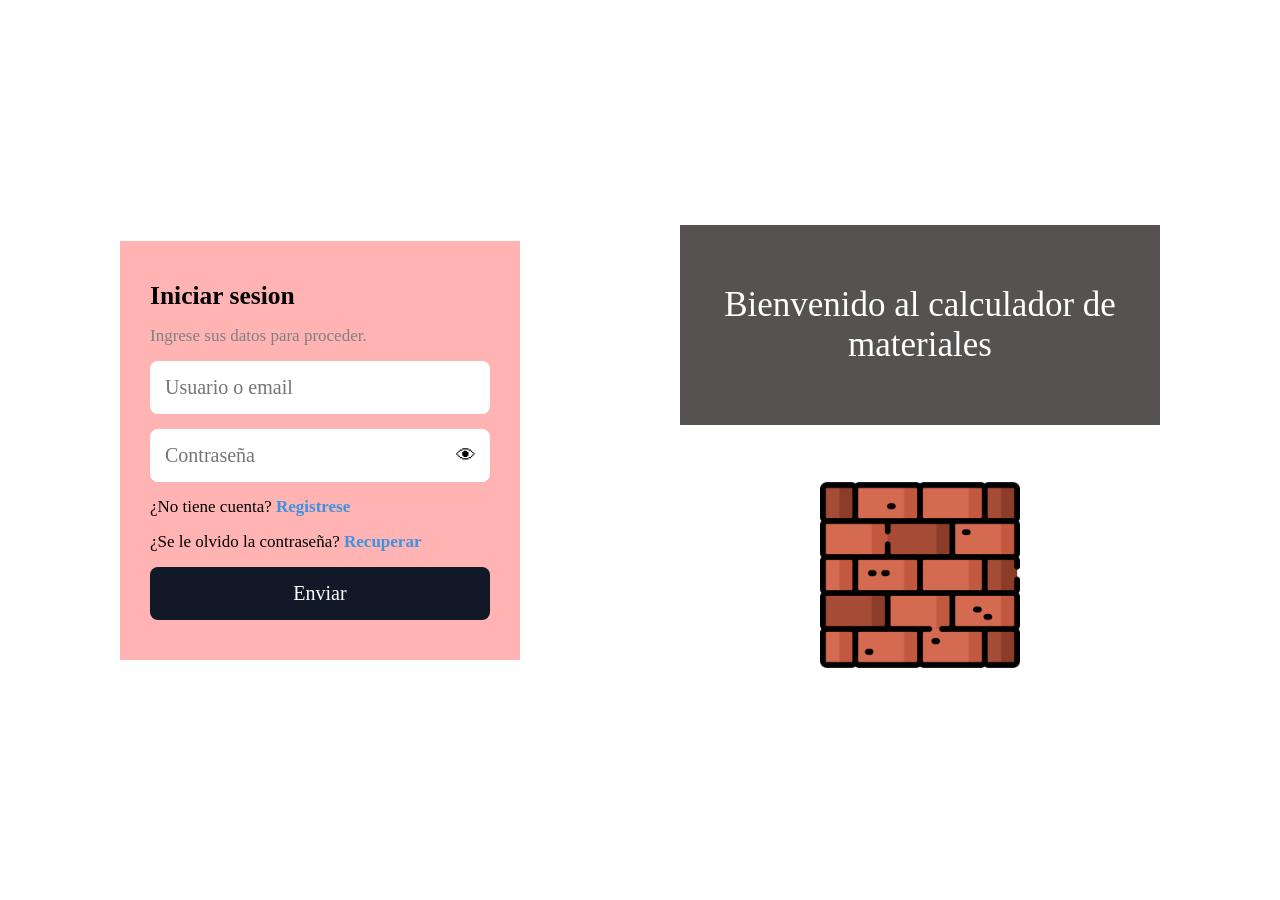
<file: index.html>
<!DOCTYPE html>
<html lang="es">

<head>
    <meta charset="UTF-8">
    <meta name="viewport" content="width=device-width, initial-scale=1.0, maximum-scale=1.0, minimum-scale=1.0">
    <meta http-equiv="X-UA-Compatible" content="IE=edge">
    <title>Calculador de materiales</title>
    <meta name="description" content="Iniciar sesion">
    <meta name="keywords" content="FET, Interfaces, proyecto">
    <meta name="author" content="David Lizcano">
    <link rel="shortcut icon" href="img/icon.png">
    <link rel="stylesheet" href="css/style.css">

</head>

<body>

    <!--Inicio de sesion-->
    <main class="Contenido_Principal">
        <section class="Login">
            <form action="menu.html">
                <h1>Iniciar sesion</h1>
                <p style="color: gray;">Ingrese sus datos para proceder.</p>

                <input type="text" id="usuario" placeholder="Usuario o email" maxlength="50" minlength="4" title="Ingrese nombre de usuario o correo" pattern="^[a-zA-Z0-9_]{3,15}$|^[a-zA-Z0-9._%+-]+@[a-zA-Z0-9.-]+\.[a-zA-Z]{2,}$" required> <!-- pattern="^[a-zA-Z0-9_]{3,15}$ (Usuario de 3-15 letras/números/_) | (u) ^[a-zA-Z0-9._%+-]+@[a-zA-Z0-9.-]+\.[a-zA-Z]{2,}$ (Correo válido)" -->

            <div class="grupo-password">
                <input type="password" id="password" placeholder="Contraseña" maxlength="25" minlength="8" title="Introduzca su contraseña" pattern="^(?=.*\d)(?=.*[a-z])(?=.*[A-Z])(?=.*[!@#$%^&*(),.?&quot;:{}|<>_+\-=\[\]\\\/])[A-Za-z\d!@#$%^&*(),.?&quot;:{}|<>_+\-=\[\]\\\/]{8,25}$" required> <!-- REGLA CONTRASEÑA: (?=.*\d) (obliga mínimo un número) (?=.*[a-z]) (obliga una minúscula) (?=.*[A-Z]) (obliga una mayúscula) (?=.*[!@#$%^&*(),.?":{}|<>_+\-=\[\]\\\/]) (obliga un carácter especial) [A-Za-z\d!@#$%^&*(),.?":{}|<>_+\-=\[\]\\\/]{8,25} (permite combinar todos de 8 a 25 caracteres) -->
                <span class="eye" id="eye">&#x1F441</span>
            </div>

                <p>¿No tiene cuenta?<a href="registro.html"> Registrese</a></p>
                <p>¿Se le olvido la contraseña?<a href="recuperacion.html"> Recuperar </a></p>

                <input class="btn" type="submit" name="Inciar sesion" name="entrar" value="Enviar">
            </form>
        </section>

        <!--Bienvenida-->
        <section class="bienvenida">
            <div class="titulo_bienvenida">
                <p>Bienvenido al calculador de materiales</p>
            </div>
            <div class="icon-imagen">
                <img src="img/icon.png" alt="Icono de ladrillo bienvenida">
            </div>
        </section>
    </main>

    <script src="scrips/Script_index.js"></script>
</body>

</html>
</file>
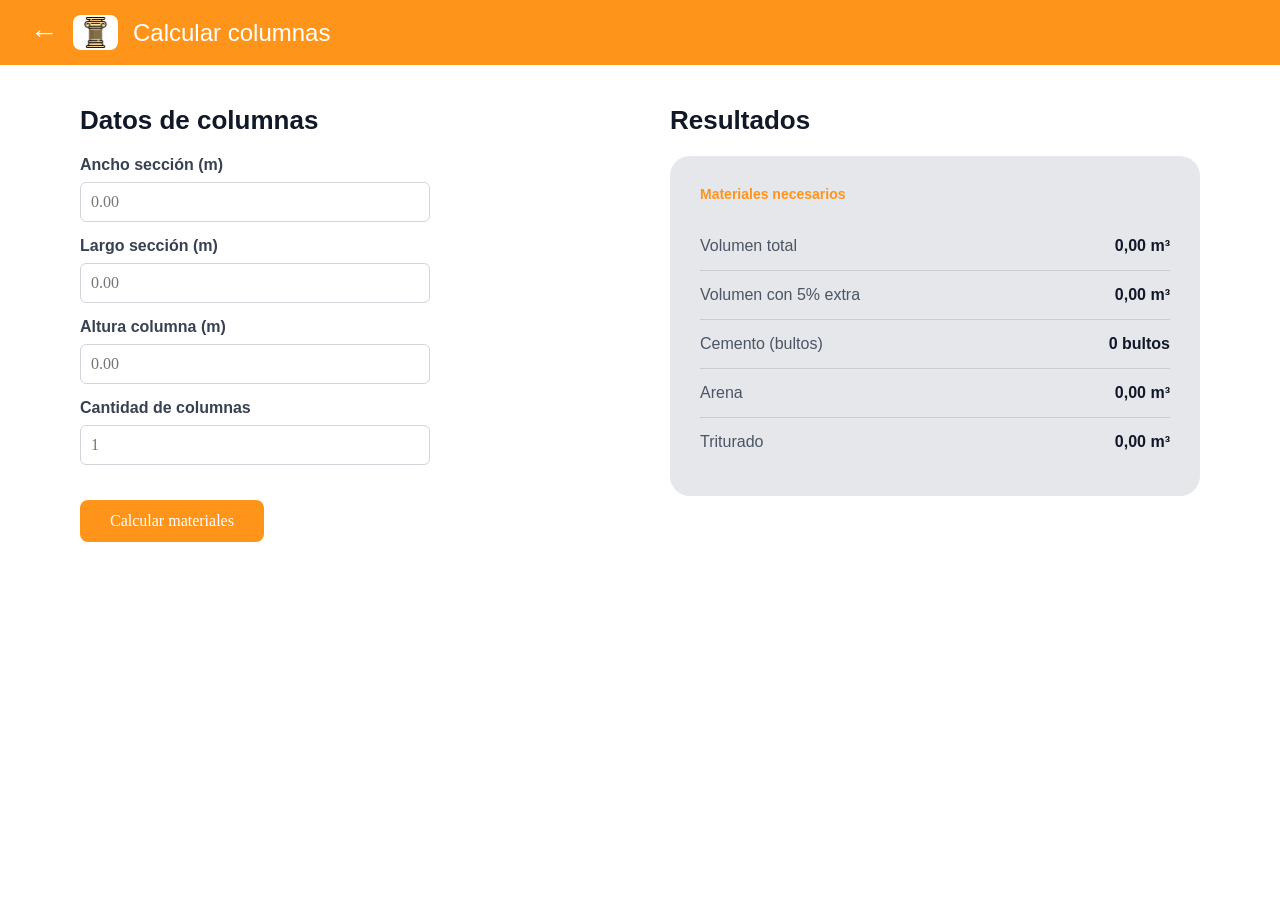
<file: CalColumnas.html>
<!DOCTYPE html>
<html lang="es">
<head>
    <meta charset="UTF-8">
    <meta name="viewport" content="width=device-width, initial-scale=1.0">
    <title>Calcular columnas</title>
    <link rel="stylesheet" href="css/style_CalColumnas.css">
</head>
<body>

    <!-- Encabezado -->
    <header class="barra-morada">
        <a href="menu.html" class="btn-atras">&#x2190;</a>
        <img src="img/iconColumna.png" alt="Icono" class="icono-encabezado">
        <h1>Calcular columnas</h1>
    </header>

    <!-- Contenido principal -->
    <main class="contenedor-calculo">
        
        <!-- Formulario de datos -->
        <section class="bloque-datos">
            <h2>Datos de columnas</h2>
            <form id="formulario-columnas">
                <label class="etiqueta" for="ancho">Ancho sección (m)</label>
                <input type="number" id="ancho" placeholder="0.00" step="0.01" required>

                <label class="etiqueta" for="largo">Largo sección (m)</label>
                <input type="number" id="largo" placeholder="0.00" step="0.01" required>

                <label class="etiqueta" for="altura">Altura columna (m)</label>
                <input type="number" id="altura" placeholder="0.00" step="0.01" required>

                <label class="etiqueta" for="cantidad">Cantidad de columnas</label>
                <input type="number" id="cantidad" placeholder="1" required>

                <input type="submit" value="Calcular materiales" class="btn-calcular">
            </form>
        </section>

        <!-- Resultados -->
        <section class="bloque-resultados">
            <h2>Resultados</h2>
            <div class="tarjeta-gris-resultados">
                <p class="titulo-morado-tabla">Materiales necesarios</p>
                
                <div class="fila-resultado">
                    <span>Volumen total</span>
                    <strong id="res-volumen">0,00 m³</strong>
                </div>
                <div class="fila-resultado">
                    <span>Volumen con 5% extra</span>
                    <strong id="res-extra">0,00 m³</strong>
                </div>
                <div class="fila-resultado">
                    <span>Cemento (bultos)</span>
                    <strong id="res-cemento">0 bultos</strong>
                </div>
                <div class="fila-resultado">
                    <span>Arena</span>
                    <strong id="res-arena">0,00 m³</strong>
                </div>
                <div class="fila-resultado">
                    <span>Triturado</span>
                    <strong id="res-triturado">0,00 m³</strong>
                </div>
            </div>
        </section>

    </main>

    <!-- Código JavaScript para realizar los cálculos -->
    <script>
        document.getElementById('formulario-columnas').addEventListener('submit', function(e) {
            e.preventDefault(); // Evita que la página se recargue

            // Obtener datos del formulario
            const ancho = parseFloat(document.getElementById('ancho').value);
            const largo = parseFloat(document.getElementById('largo').value);
            const altura = parseFloat(document.getElementById('altura').value);
            const cantidad = parseInt(document.getElementById('cantidad').value);

            // Cálculos
            const volumenTotal = ancho * largo * altura * cantidad;
            const volumenExtra = volumenTotal * 1.05; // 5% extra por desperdicio

            // Estimación para mezcla estándar (por cada m³ de hormigón aprox: 7 bultos cemento, 0.5 m³ arena, 0.8 m³ triturado)
            const cemento = Math.ceil(volumenExtra * 7);
            const arena = volumenExtra * 0.5;
            const triturado = volumenExtra * 0.8;

            // Mostrar resultados en la interfaz
            document.getElementById('res-volumen').textContent = volumenTotal.toFixed(2) + ' m³';
            document.getElementById('res-extra').textContent = volumenExtra.toFixed(2) + ' m³';
            document.getElementById('res-cemento').textContent = cemento + ' bultos';
            document.getElementById('res-arena').textContent = arena.toFixed(2) + ' m³';
            document.getElementById('res-triturado').textContent = triturado.toFixed(2) + ' m³';
        });
    </script>

</body>
</html>
</file>
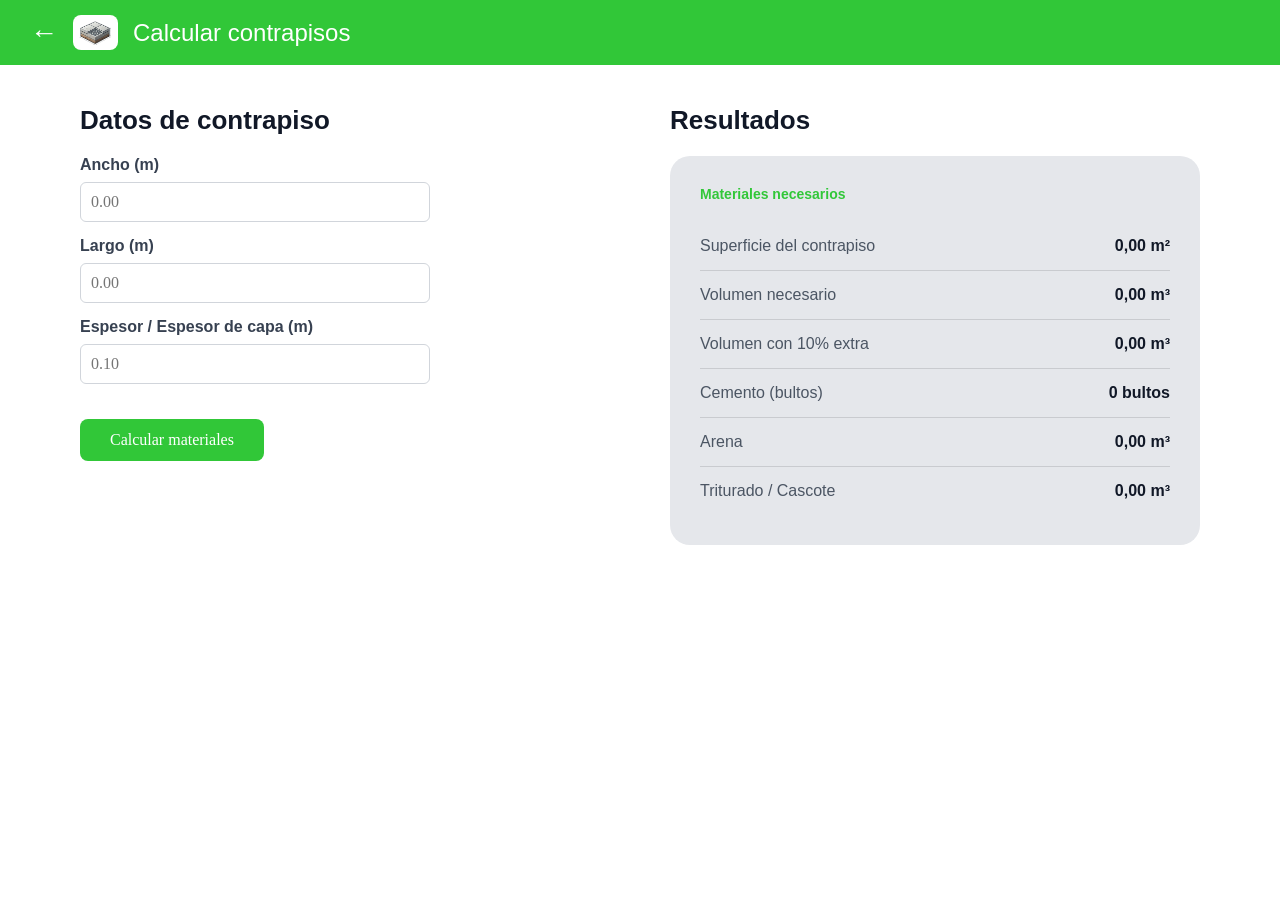
<file: CalContrapisos.html>
<!DOCTYPE html>
<html lang="es">
<head>
    <meta charset="UTF-8">
    <meta name="viewport" content="width=device-width, initial-scale=1.0">
    <title>Calcular contrapisos</title>
    <!-- Enlace al archivo CSS en la carpeta css -->
    <link rel="stylesheet" href="css/style_CalContrapisos.css">
</head>
<body>

    <!-- Encabezado -->
    <header class="barra-morada">
        <a href="menu.html" class="btn-atras">&#x2190;</a>
        <img src="img/iconContrapiso.png" alt="Icono" class="icono-encabezado">
        <h1>Calcular contrapisos</h1>
    </header>

    <!-- Contenido principal -->
    <main class="contenedor-calculo">
        
        <!-- Formulario de datos -->
        <section class="bloque-datos">
            <h2>Datos de contrapiso</h2>
            <form id="formulario-contrapisos">
                <label class="etiqueta" for="ancho">Ancho (m)</label>
                <input type="number" id="ancho" placeholder="0.00" step="0.01" required>

                <label class="etiqueta" for="largo">Largo (m)</label>
                <input type="number" id="largo" placeholder="0.00" step="0.01" required>

                <label class="etiqueta" for="espesor">Espesor / Espesor de capa (m)</label>
                <input type="number" id="espesor" placeholder="0.10" step="0.01" required>

                <input type="submit" value="Calcular materiales" class="btn-calcular">
            </form>
        </section>

        <!-- Resultados -->
        <section class="bloque-resultados">
            <h2>Resultados</h2>
            <div class="tarjeta-gris-resultados">
                <p class="titulo-morado-tabla">Materiales necesarios</p>
                
                <div class="fila-resultado">
                    <span>Superficie del contrapiso</span>
                    <strong id="res-superficie">0,00 m²</strong>
                </div>
                <div class="fila-resultado">
                    <span>Volumen necesario</span>
                    <strong id="res-volumen">0,00 m³</strong>
                </div>
                <div class="fila-resultado">
                    <span>Volumen con 10% extra</span>
                    <strong id="res-extra">0,00 m³</strong>
                </div>
                <div class="fila-resultado">
                    <span>Cemento (bultos)</span>
                    <strong id="res-cemento">0 bultos</strong>
                </div>
                <div class="fila-resultado">
                    <span>Arena</span>
                    <strong id="res-arena">0,00 m³</strong>
                </div>
                <div class="fila-resultado">
                    <span>Triturado / Cascote</span>
                    <strong id="res-triturado">0,00 m³</strong>
                </div>
            </div>
        </section>

    </main>
<script>
        document.getElementById('formulario-contrapisos').addEventListener('submit', function(e) {
            e.preventDefault(); // Evita que la página se recargue

            // Obtener datos del formulario
            const ancho = parseFloat(document.getElementById('ancho').value);
            const largo = parseFloat(document.getElementById('largo').value);
            const espesor = parseFloat(document.getElementById('espesor').value);

            // Cálculos
            const superficie = ancho * largo;
            const volumen = superficie * espesor;
            const volumenExtra = volumen * 1.10; // 10% extra

            // Dosificación promedio para contrapisos (por m³: ~5 bultos cemento, 0.45 m³ arena, 0.9 m³ cascote/triturado)
            const cemento = Math.ceil(volumenExtra * 5);
            const arena = volumenExtra * 0.45;
            const triturado = volumenExtra * 0.9;

            // Mostrar resultados en la interfaz
            document.getElementById('res-superficie').textContent = superficie.toFixed(2) + ' m²';
            document.getElementById('res-volumen').textContent = volumen.toFixed(2) + ' m³';
            document.getElementById('res-extra').textContent = volumenExtra.toFixed(2) + ' m³';
            document.getElementById('res-cemento').textContent = cemento + ' bultos';
            document.getElementById('res-arena').textContent = arena.toFixed(2) + ' m³';
            document.getElementById('res-triturado').textContent = triturado.toFixed(2) + ' m³';
        });
    </script>
</body>
</html>
</file>
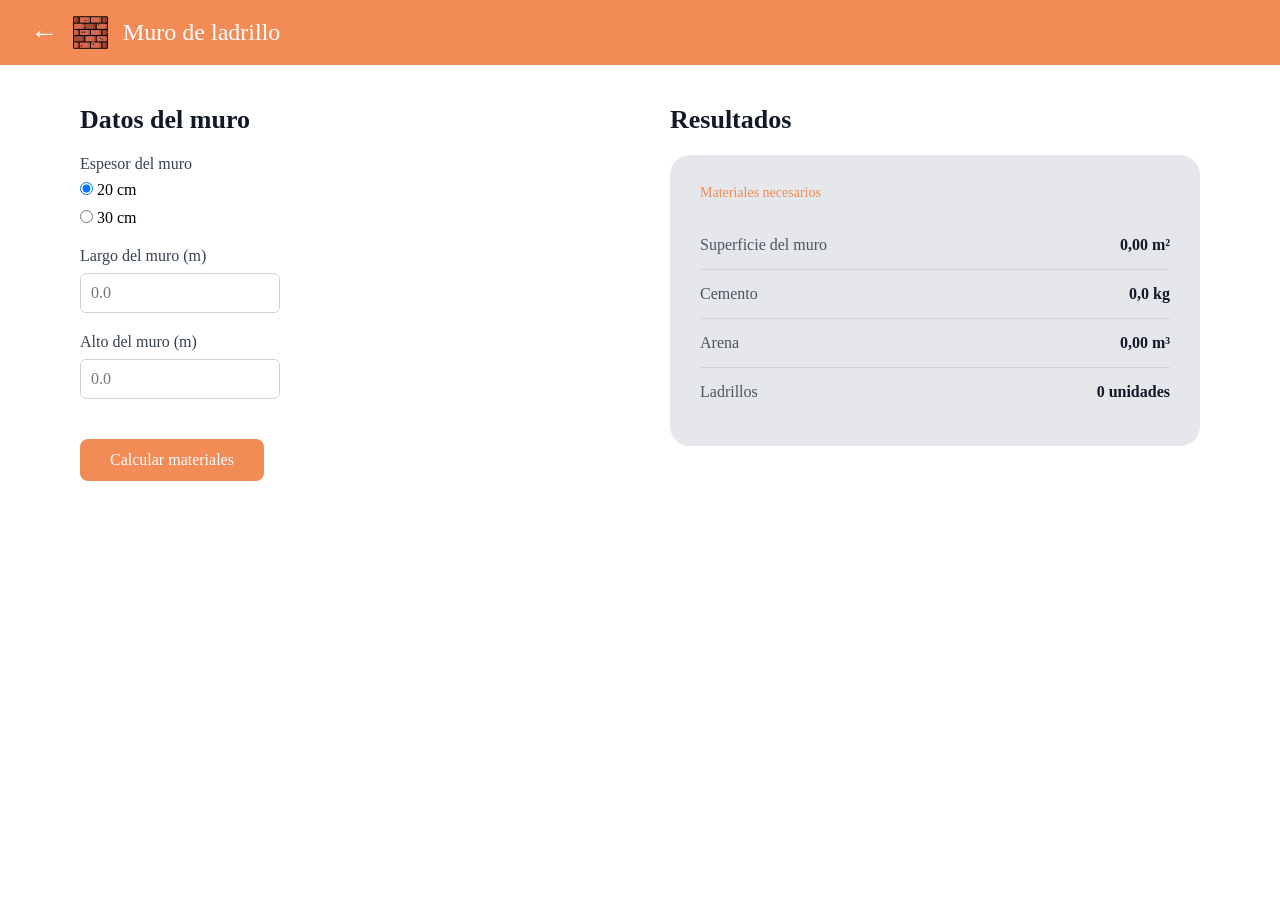
<file: CalMuro.html>
<!DOCTYPE html>
<html lang="es">

<head>
    <meta charset="UTF-8">
    <meta name="viewport" content="width=device-width, initial-scale=1.0, maximum-scale=1.0, minimum-scale=1.0">
    <meta http-equiv="X-UA-Compatible" content="IE=edge">
    <title>Muro de ladrillo</title>
    <meta name="author" content="Mariana Perdomo Gonzalez">
    <link rel="shortcut icon" href="img/icon.png">
    <link rel="stylesheet" href="css/style_CalMuro.css">
</head>
<body>

    <!-- BARRA SUPERIOR EN TONO NARANJA -->
    <header class="barra-naranja">
        <a href="menu.html" class="btn-atras">&#x2190;</a>
        <img src="img/icon.png" alt="Icono muro" class="icono-encabezado">
        <h1>Muro de ladrillo</h1>
    </header>

    <!-- PANEL PRINCIPAL DE TRABAJO -->
    <main class="contenedor-calculo">
        
        <!-- SECCION IZQUIERDA: FORMULARIO DE ENTRADA -->
        <section class="bloque-datos">
            <h2>Datos del muro</h2>
            <form id="formulario-muro">
                
                <p class="etiqueta">Espesor del muro</p>
                <div class="grupo-radio">
                    <label>
                        <input type="radio" name="espesor" value="20" checked> 20 cm
                    </label>
                    <label>
                        <input type="radio" name="espesor" value="30"> 30 cm
                    </label>
                </div>

                <label class="etiqueta" for="largo">Largo del muro (m)</label>
                <input type="number" id="largo" step="0.01" placeholder="0.0" required>

                <label class="etiqueta" for="alto">Alto del muro (m)</label>
                <input type="number" id="alto" step="0.01" placeholder="0.0" required>

                <input type="submit" value="Calcular materiales" class="btn-calcular">
            </form>
        </section>

        <section class="bloque-resultados">
            <h2>Resultados</h2>
            <div class="tarjeta-gris-resultados">
                <p class="titulo-naranja-tabla">Materiales necesarios</p>
                
                <div class="fila-resultado">
                    <span>Superficie del muro</span>
                    <strong id="res-superficie">0,00 m²</strong>
                </div>
                <div class="fila-resultado">
                    <span>Cemento</span>
                    <strong id="res-cemento">0,0 kg</strong>
                </div>
                <div class="fila-resultado">
                    <span>Arena</span>
                    <strong id="res-arena">0,00 m³</strong>
                </div>
                <div class="fila-resultado">
                    <span>Ladrillos</span>
                    <strong id="res-ladrillos">0 unidades</strong>
                </div>
            </div>
        </section>

    </main>

    <script src="scrips/Script_CalMuro.js"></script>
</body>
</html>
</file>
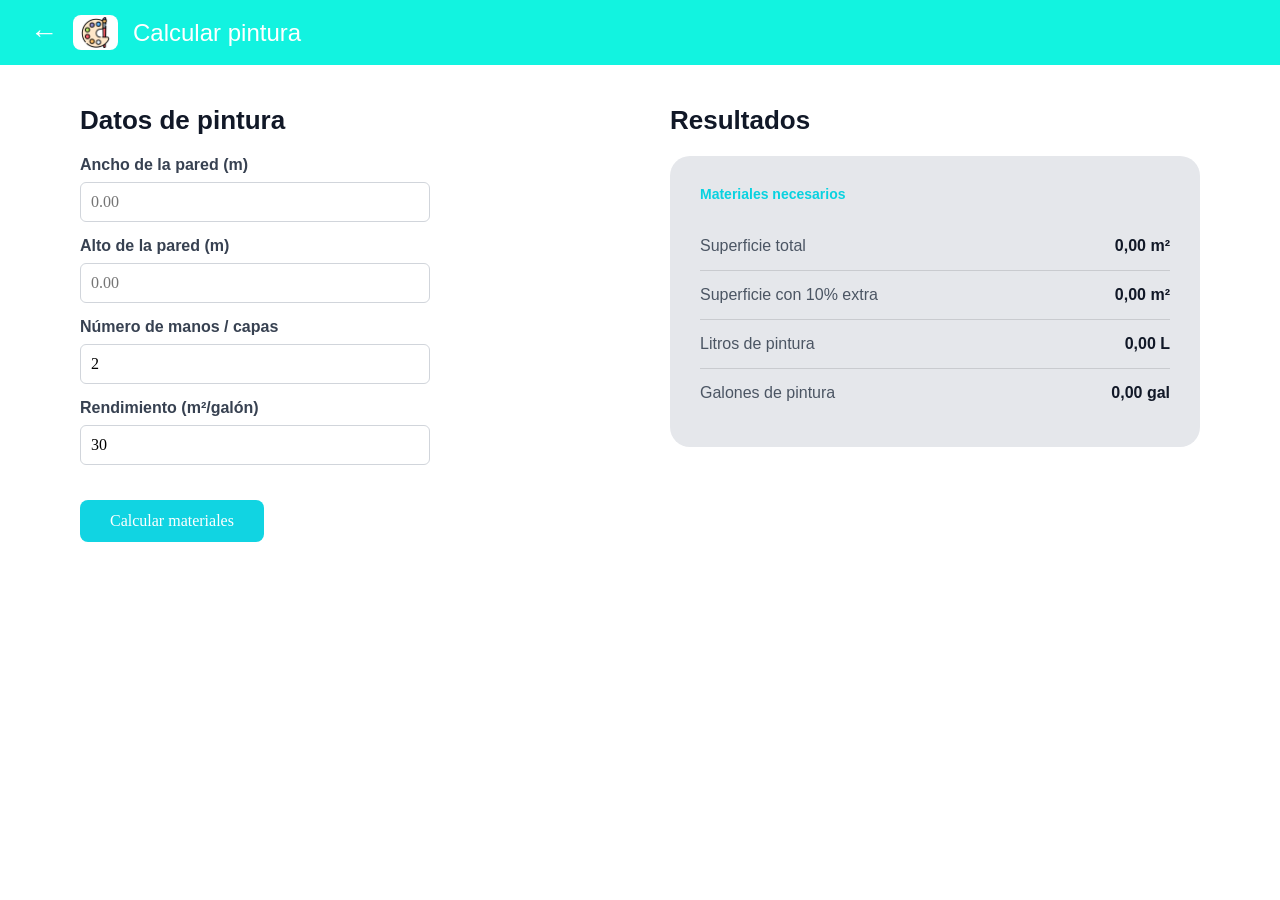
<file: CalPintura.html>
<!DOCTYPE html>
<html lang="es">
<head>
    <meta charset="UTF-8">
    <meta name="viewport" content="width=device-width, initial-scale=1.0">
    <title>Calcular pintura</title>
    <link rel="stylesheet" href="css/style_CalPintura.css">
</head>
<body>

    <!-- Encabezado -->
    <header class="barra-morada">
        <a href="menu.html" class="btn-atras">&#x2190;</a>
        <img src="img/iconPintura.png" alt="Icono" class="icono-encabezado">
        <h1>Calcular pintura</h1>
    </header>

    <!-- Contenido principal -->
    <main class="contenedor-calculo">
        
        <!-- Formulario de datos -->
        <section class="bloque-datos">
            <h2>Datos de pintura</h2>
            <form id="formulario-pintura">
                <label class="etiqueta" for="ancho">Ancho de la pared (m)</label>
                <input type="number" id="ancho" placeholder="0.00" step="0.01" required>

                <label class="etiqueta" for="alto">Alto de la pared (m)</label>
                <input type="number" id="alto" placeholder="0.00" step="0.01" required>

                <label class="etiqueta" for="manos">Número de manos / capas</label>
                <input type="number" id="manos" placeholder="2" value="2" required>

                <label class="etiqueta" for="rendimiento">Rendimiento (m²/galón)</label>
                <input type="number" id="rendimiento" placeholder="30.00" value="30" step="0.1" required>

                <input type="submit" value="Calcular materiales" class="btn-calcular">
            </form>
        </section>

        <!-- Resultados -->
        <section class="bloque-resultados">
            <h2>Resultados</h2>
            <div class="tarjeta-gris-resultados">
                <p class="titulo-morado-tabla">Materiales necesarios</p>
                
                <div class="fila-resultado">
                    <span>Superficie total</span>
                    <strong id="res-superficie">0,00 m²</strong>
                </div>
                <div class="fila-resultado">
                    <span>Superficie con 10% extra</span>
                    <strong id="res-extra">0,00 m²</strong>
                </div>
                <div class="fila-resultado">
                    <span>Litros de pintura</span>
                    <strong id="res-litros">0,00 L</strong>
                </div>
                <div class="fila-resultado">
                    <span>Galones de pintura</span>
                    <strong id="res-galones">0,00 gal</strong>
                </div>
            </div>
        </section>

    </main>

    <!-- Código JavaScript para realizar los cálculos -->
    <script>
        document.getElementById('formulario-pintura').addEventListener('submit', function(e) {
            e.preventDefault(); // Evita que la página se recargue

            // Obtener datos del formulario
            const ancho = parseFloat(document.getElementById('ancho').value);
            const alto = parseFloat(document.getElementById('alto').value);
            const manos = parseInt(document.getElementById('manos').value);
            const rendimiento = parseFloat(document.getElementById('rendimiento').value);

            // Cálculos
            const superficieBase = ancho * alto;
            const superficieTotal = superficieBase * manos;
            const superficieExtra = superficieTotal * 1.10; // 10% extra

            const galones = superficieExtra / rendimiento;
            const litros = galones * 3.78541; // 1 galón = 3.78541 litros

            // Mostrar resultados en la interfaz
            document.getElementById('res-superficie').textContent = superficieBase.toFixed(2) + ' m²';
            document.getElementById('res-extra').textContent = superficieExtra.toFixed(2) + ' m²';
            document.getElementById('res-litros').textContent = litros.toFixed(2) + ' L';
            document.getElementById('res-galones').textContent = galones.toFixed(2) + ' gal';
        });
    </script>

</body>
</html>
</file>
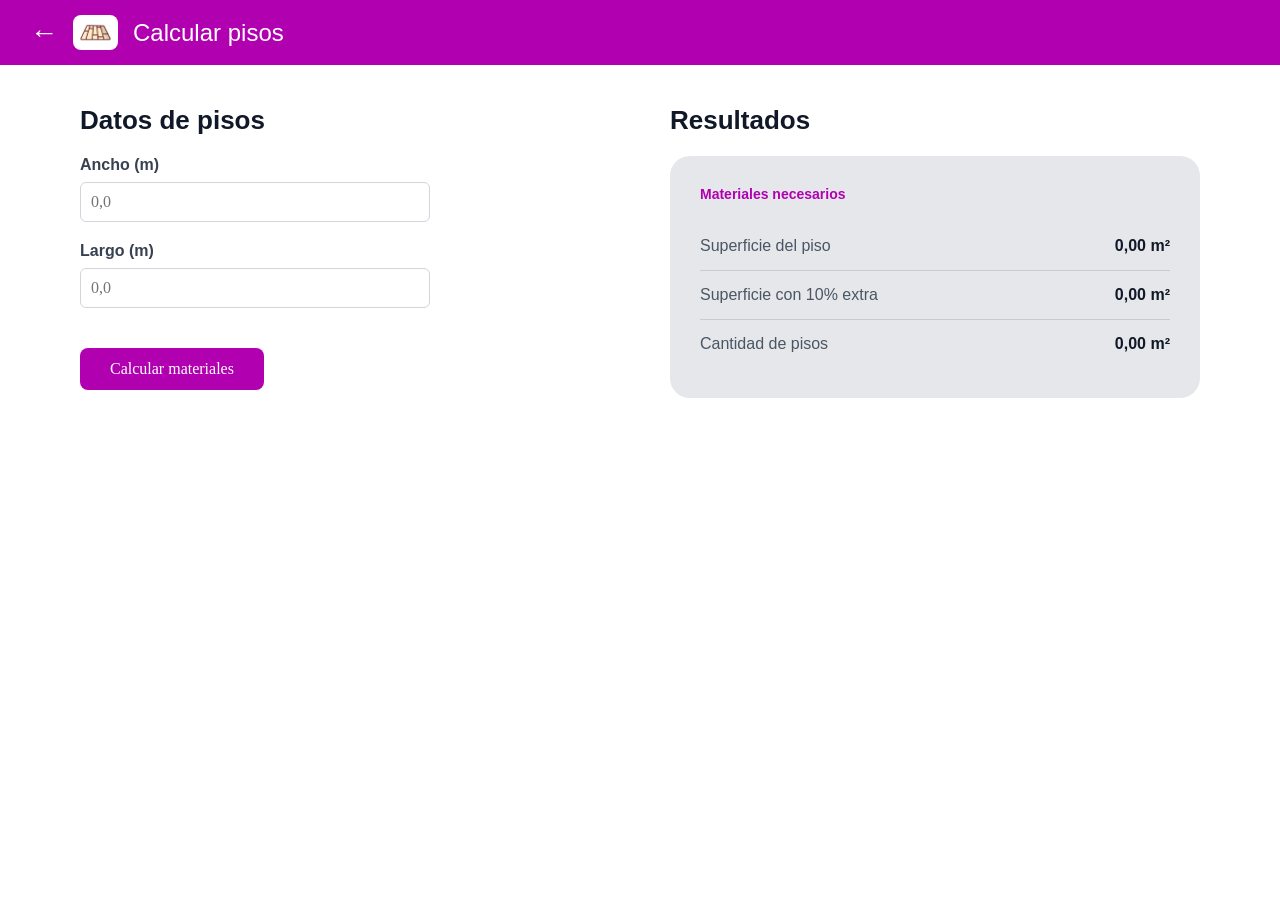
<file: CalPisos.html>
<!DOCTYPE html>
<html lang="es">
<head>
    <meta charset="UTF-8">
    <meta name="viewport" content="width=device-width, initial-scale=1.0, maximum-scale=1.0, minimum-scale=1.0">
    <meta http-equiv="X-UA-Compatible" content="IE=edge">
    <title>Calcular pisos</title>
    <meta name="author" content="Mariana Perdomo Gonzalez">
    <link rel="shortcut icon" href="img/icon.png">
    <link rel="stylesheet" href="css/style_CalPisos.css">
</head>
<body>

    <!-- barra superior en tono morado -->
    <header class="barra-morada">
        <a href="menu.html" class="btn-atras">&#x2190;</a>
        <img src="img/iconPiso.png" alt="Icono pisos" class="icono-encabezado">
        <h1>Calcular pisos</h1>
    </header>

    <!-- panel principal de trabajo -->
    <main class="contenedor-calculo">
        
        <!-- seccion izquierda: inputs de datos -->
        <section class="bloque-datos">
            <h2>Datos de pisos</h2>
            <form id="formulario-pisos">
                
                <label class="etiqueta" for="ancho">Ancho (m)</label>
                <input type="number" id="ancho" step="0.1" placeholder="0,0" required>

                <label class="etiqueta" for="largo">Largo (m)</label>
                <input type="number" id="largo" step="0.1" placeholder="0,0" required>

                <input type="submit" value="Calcular materiales" class="btn-calcular">
            </form>
        </section>

        <!-- seccion derecha: cuadro gris de resultados -->
        <section class="bloque-resultados">
            <h2>Resultados</h2>
            <div class="tarjeta-gris-resultados">
                <p class="titulo-morado-tabla">Materiales necesarios</p>
                
                <div class="fila-resultado">
                    <span>Superficie del piso</span>
                    <strong id="res-superficie">0,00 m²</strong>
                </div>
                <div class="fila-resultado">
                    <span>Superficie con 10% extra</span>
                    <strong id="res-extra">0,00 m²</strong>
                </div>
                <div class="fila-resultado">
                    <span>Cantidad de pisos</span>
                    <strong id="res-cantidad">0,00 m²</strong>
                </div>
            </div>
        </section>

    </main>

    <!-- controlador logico -->
    <script src="scrips/Script_CalPisos.js"></script>
</body>
</html>
</file>
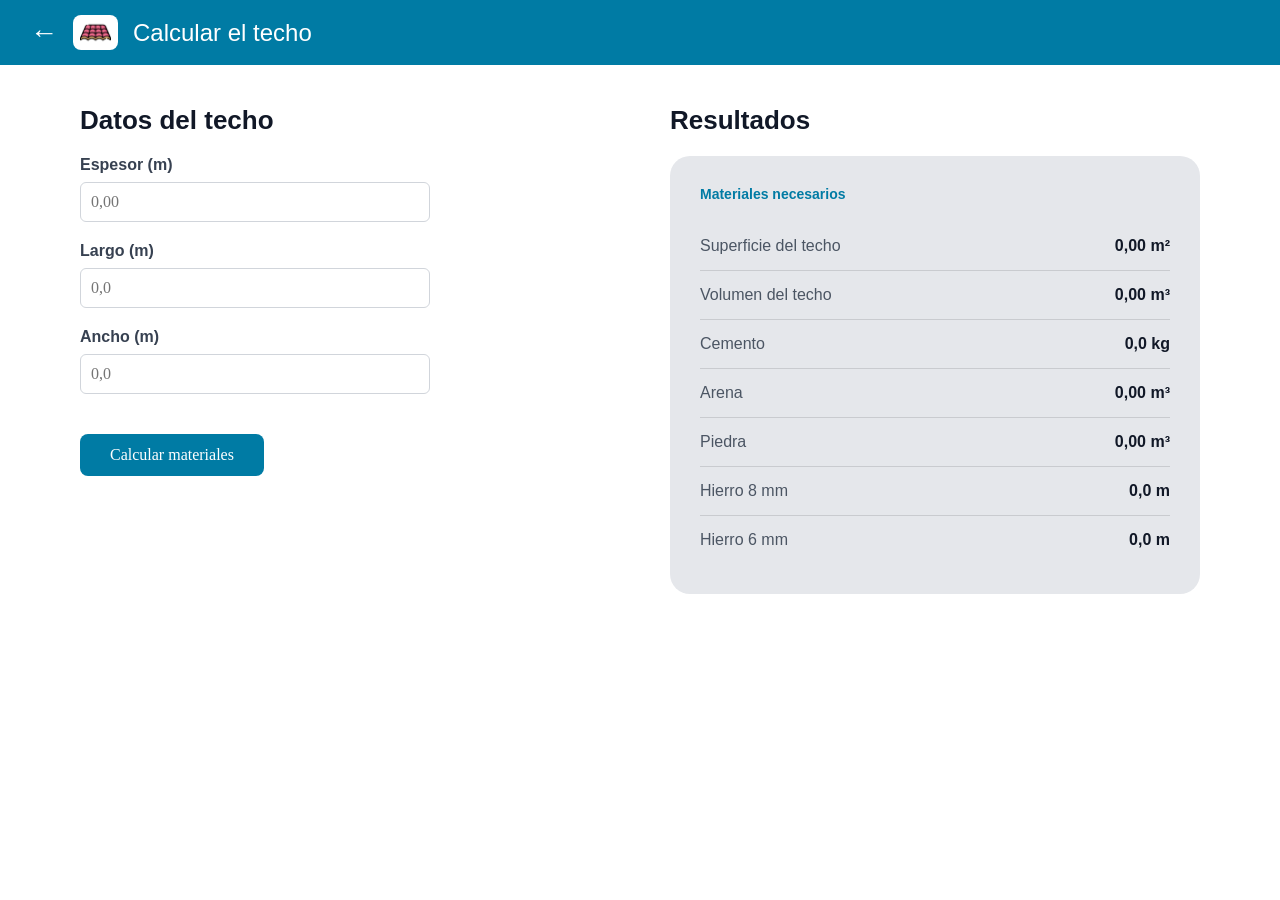
<file: CalTecho.html>
<!DOCTYPE html>
<html lang="es">
<head>
    <meta charset="UTF-8">
    <meta name="viewport" content="width=device-width, initial-scale=1.0, maximum-scale=1.0, minimum-scale=1.0">
    <meta http-equiv="X-UA-Compatible" content="IE=edge">
    <title>Calcular el techo</title>
    <meta name="author" content="Mariana Perdomo Gonzalez">
    <link rel="shortcut icon" href="img/icon.png">
    <link rel="stylesheet" href="css/style_CalTecho.css">
</head>
<body>

    <!-- barra superior en tono azul -->
    <header class="barra-azul">
        <a href="menu.html" class="btn-atras">&#x2190;</a>
        <img src="img/iconTecho.png" alt="Icono techo" class="icono-encabezado">
        <h1>Calcular el techo</h1>
    </header>

    <!-- panel principal de trabajo -->
    <main class="contenedor-calculo">
        
        <!-- seccion izquierda: inputs de datos -->
        <section class="bloque-datos">
            <h2>Datos del techo</h2>
            <form id="formulario-techo">
                
                <label class="etiqueta" for="espesor">Espesor (m)</label>
                <input type="number" id="espesor" step="0.01" placeholder="0,00" required>

                <label class="etiqueta" for="largo">Largo (m)</label>
                <input type="number" id="largo" step="0.1" placeholder="0,0" required>

                <label class="etiqueta" for="ancho">Ancho (m)</label>
                <input type="number" id="ancho" step="0.1" placeholder="0,0" required>

                <input type="submit" value="Calcular materiales" class="btn-calcular">
            </form>
        </section>

        <!-- seccion derecha: cuadro gris de resultados -->
        <section class="bloque-resultados">
            <h2>Resultados</h2>
            <div class="tarjeta-gris-resultados">
                <p class="titulo-azul-tabla">Materiales necesarios</p>
                
                <div class="fila-resultado">
                    <span>Superficie del techo</span>
                    <strong id="res-superficie">0,00 m²</strong>
                </div>
                <div class="fila-resultado">
                    <span>Volumen del techo</span>
                    <strong id="res-volumen">0,00 m³</strong>
                </div>
                <div class="fila-resultado">
                    <span>Cemento</span>
                    <strong id="res-cemento">0,0 kg</strong>
                </div>
                <div class="fila-resultado">
                    <span>Arena</span>
                    <strong id="res-arena">0,00 m³</strong>
                </div>
                <div class="fila-resultado">
                    <span>Piedra</span>
                    <strong id="res-piedra">0,00 m³</strong>
                </div>
                <div class="fila-resultado">
                    <span>Hierro 8 mm</span>
                    <strong id="res-hierro8">0,0 m</strong>
                </div>
                <div class="fila-resultado">
                    <span>Hierro 6 mm</span>
                    <strong id="res-hierro6">0,0 m</strong>
                </div>
            </div>
        </section>

    </main>

    <!-- controlador logico -->
    <script src="scrips/Script_CalTecho.js"></script>
</body>
</html>
</file>
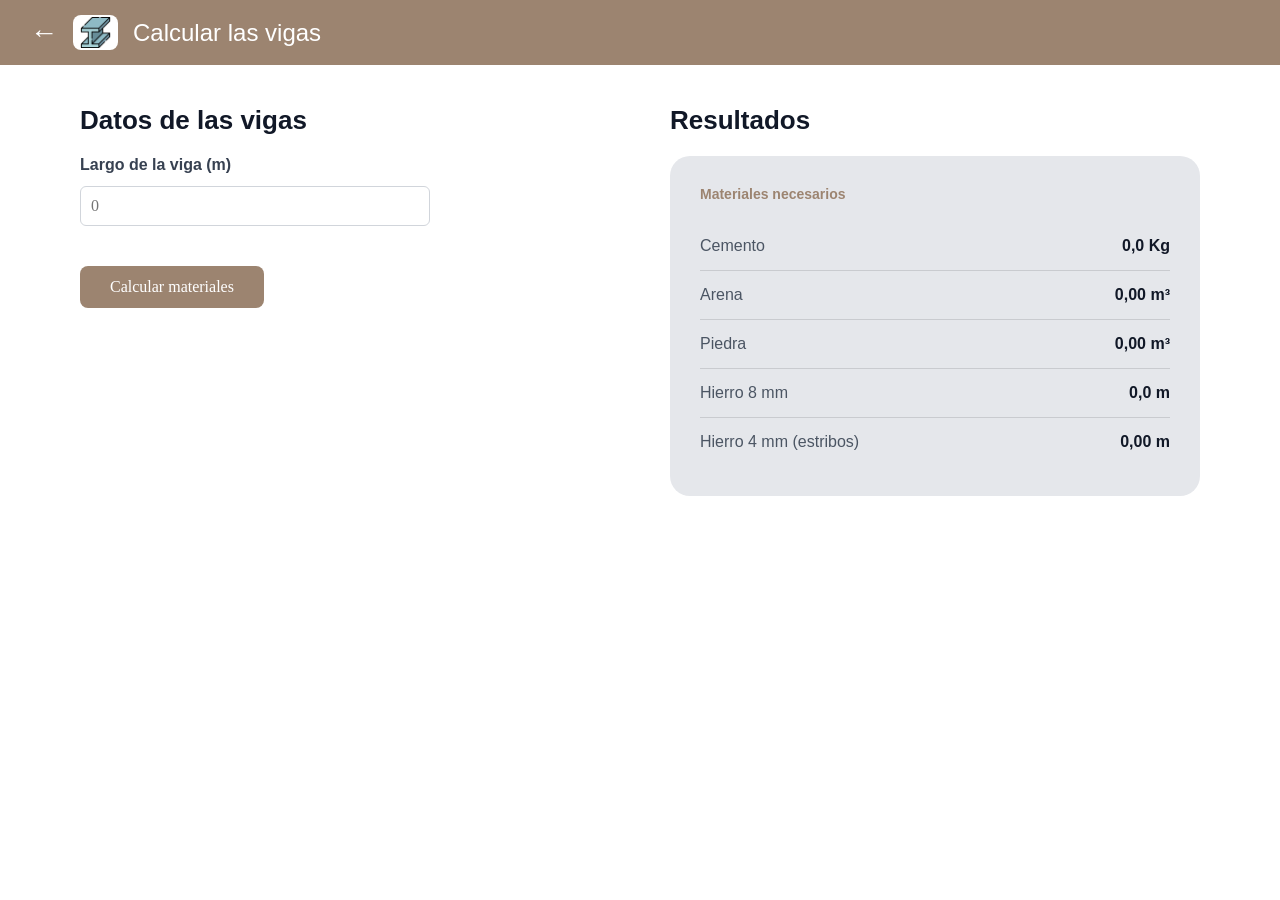
<file: CalViga.html>
<!DOCTYPE html>
<html lang="es">
<head>
    <meta charset="UTF-8">
    <meta name="viewport" content="width=device-width, initial-scale=1.0, maximum-scale=1.0, minimum-scale=1.0">
    <meta http-equiv="X-UA-Compatible" content="IE=edge">
    <title>Calcular las vigas</title>
    <meta name="author" content="Mariana Perdomo Gonzalez">
    <link rel="shortcut icon" href="img/icon.png">
    <link rel="stylesheet" href="css/style_CalViga.css">
</head>
<body>

    <!-- barra superior en tono cafe -->
    <header class="barra-cafe">
        <a href="menu.html" class="btn-atras">&#x2190;</a>
        <img src="img/iconViga.png" alt="Icono viga" class="icono-encabezado">
        <h1>Calcular las vigas</h1>
    </header>

    <!-- panel principal de trabajo -->
    <main class="contenedor-calculo">
        
        <!-- seccion izquierda: inputs de datos -->
        <section class="bloque-datos">
            <h2>Datos de las vigas</h2>
            <form id="formulario-viga">
                
                <label class="etiqueta" for="largo">Largo de la viga (m)</label>
                <input type="number" id="largo" step="0.01" placeholder="0" required>

                <input type="submit" value="Calcular materiales" class="btn-calcular">
            </form>
        </section>

        <!-- seccion derecha: cuadro gris de resultados -->
        <section class="bloque-resultados">
            <h2>Resultados</h2>
            <div class="tarjeta-gris-resultados">
                <p class="titulo-cafe-tabla">Materiales necesarios</p>
                
                <div class="fila-resultado">
                    <span>Cemento</span>
                    <strong id="res-cemento">0,0 Kg</strong>
                </div>
                <div class="fila-resultado">
                    <span>Arena</span>
                    <strong id="res-arena">0,00 m³</strong>
                </div>
                <div class="fila-resultado">
                    <span>Piedra</span>
                    <strong id="res-piedra">0,00 m³</strong>
                </div>
                <div class="fila-resultado">
                    <span>Hierro 8 mm</span>
                    <strong id="res-hierro8">0,0 m</strong>
                </div>
                <div class="fila-resultado">
                    <span>Hierro 4 mm (estribos)</span>
                    <strong id="res-hierro4">0,00 m</strong>
                </div>
            </div>
        </section>

    </main>

    <!-- controlador logico -->
    <script src="scrips/Script_CalViga.js"></script>
</body>
</html>
</file>
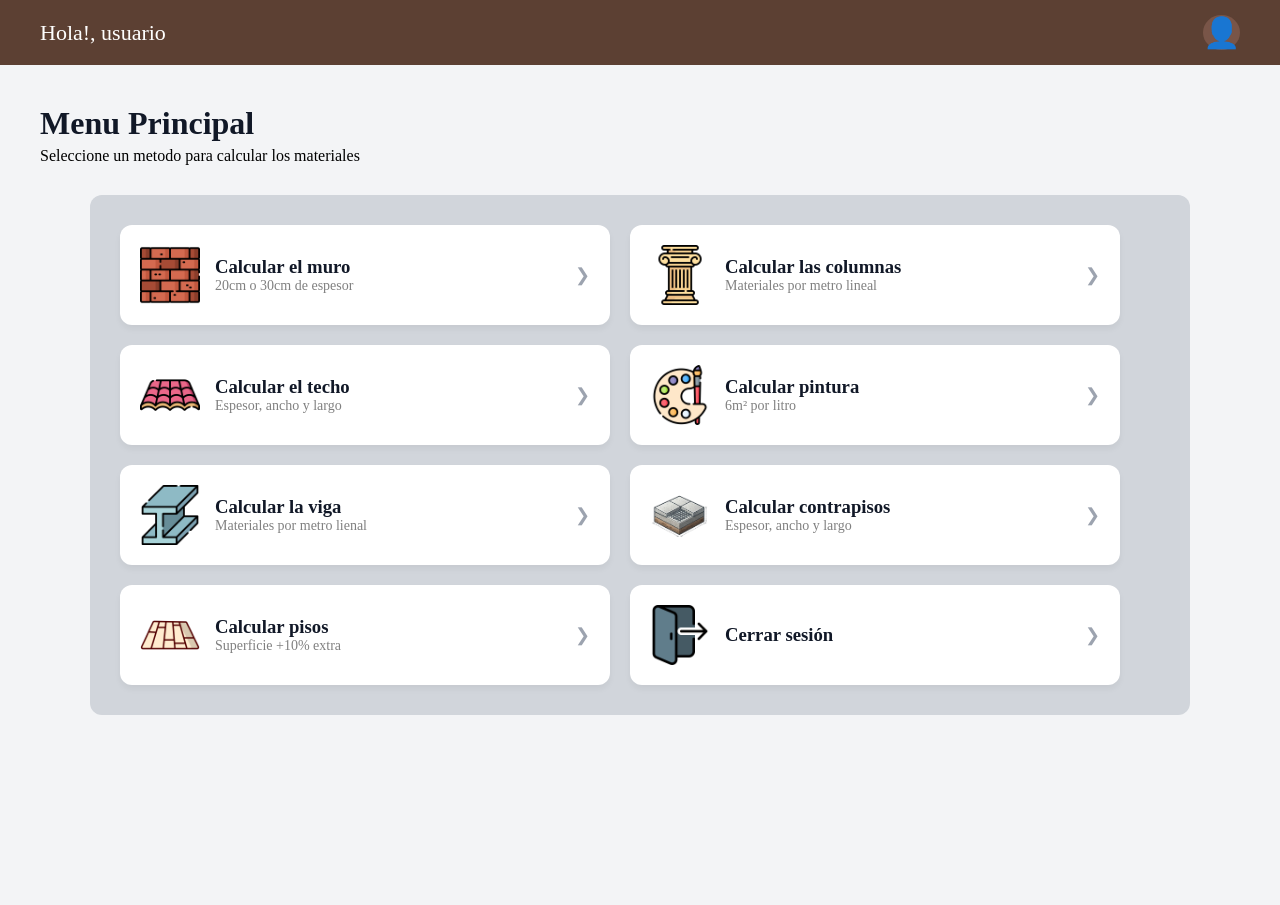
<file: menu.html>
<!DOCTYPE html>
<html lang="es">

<head>
    <meta charset="UTF-8">
    <meta name="viewport" content="width=device-width, initial-scale=1.0, maximum-scale=1.0, minimum-scale=1.0">
    <meta http-equiv="X-UA-Compatible" content="IE=edge">
    <title>Calculador de materiales</title>
    <meta name="description" content="Menu">
    <meta name="keywords" content="FET, Interfaces, proyecto">
    <meta name="author" content="David Lizcano">
    <link rel="shortcut icon" href="img/icon.png">
    <link rel="stylesheet" href="css/style_menu.css">

</head>

<body>

    <!--BARRA SUPERIOR-->
    <header class="barra-superior">
        <div class="saludo"> Hola!, usuario</div>
        <div class="avatar-usuario">
            <span class="icon-user">&#x1F464;</span>
        </div>
    </header>

    <!--CONTENIDO PRINCIPAL-->
    <main class="panel-principal">

        <div class="encabezado-menu">
            <h1>Menu Principal</h1>
            <p>Seleccione un metodo para calcular los materiales</p>
        </div>

        <div class="contenedor-gris">
            <section class="menu-opciones">

            <!--Muro-->
            <a href="CalMuro.html" class="tarjeta-opcion">
                <img src="img/icon.png" alt="muro" class="icono-tarjeta">
                <div class="texto-tarjeta">
                    <h3>Calcular el muro</h3>
                    <p>20cm o 30cm de espesor</p>
                </div>
                <span class="flecha">&#x276F;</span>
            </a>

            <!--Columnas-->
            <a href="CalColumnas.html" class="tarjeta-opcion">
                <img src="img/iconColumna.png" alt="Columna" class="icono-tarjeta">
                <div class="texto-tarjeta">
                    <h3>Calcular las columnas</h3>
                    <p>Materiales por metro lineal</p>
                </div>
                <span class="flecha">&#x276F;</span>
            </a>

            <!--Techo-->
            <a href="CalTecho.html" class="tarjeta-opcion">
                <img src="img/iconTecho.png" alt="Techo" class="icono-tarjeta">
                <div class="texto-tarjeta">
                    <h3>Calcular el techo</h3>
                    <p>Espesor, ancho y largo</p>
                </div>
                <span class="flecha">&#x276F;</span>
            </a>

            <!--Pintura-->
            <a href="CalPintura.html" class="tarjeta-opcion">
                <img src="img/iconPintura.png" alt="Pintura" class="icono-tarjeta">
                <div class="texto-tarjeta">
                    <h3>Calcular pintura</h3>
                    <p>6m² por litro</p>
                </div>
                <span class="flecha">&#x276F;</span>
            </a>

            <!--Viga-->
            <a href="CalViga.html" class="tarjeta-opcion">
                <img src="img/iconViga.png" alt="Viga" class="icono-tarjeta">
                <div class="texto-tarjeta">
                    <h3>Calcular la viga</h3>
                    <p>Materiales por metro lienal</p>
                </div>
                <span class="flecha">&#x276F;</span>
            </a>

            <!--Contrapisos-->
            <a href="CalContrapisos.html" class="tarjeta-opcion">
                <img src="img/iconContrapiso.png" alt="Contrapisos" class="icono-tarjeta">
                <div class="texto-tarjeta">
                    <h3>Calcular contrapisos</h3>
                    <p>Espesor, ancho y largo</p>
                </div>
                <span class="flecha">&#x276F;</span>
            </a>

            <!--Pisos-->
            <a href="CalPisos.html" class="tarjeta-opcion">
                <img src="img/iconPiso.png" alt="Pisos" class="icono-tarjeta">
                <div class="texto-tarjeta">
                    <h3>Calcular pisos</h3>
                    <p>Superficie +10% extra</p>
                </div>
                <span class="flecha">&#x276F;</span>
            </a>

            <a href="index.html" class="tarjeta-opcion cerrar-sesion">
                <img src="img/iconExit.png" alt="Salir" class="icono-tarjeta">
                <div class="texto-tarjeta">
                    <h3>Cerrar sesión</h3>
                </div>
                <span class="flecha">&#x276F;</span>
            </a>

            </section>
        </div>

    </main>
</body>
</file>
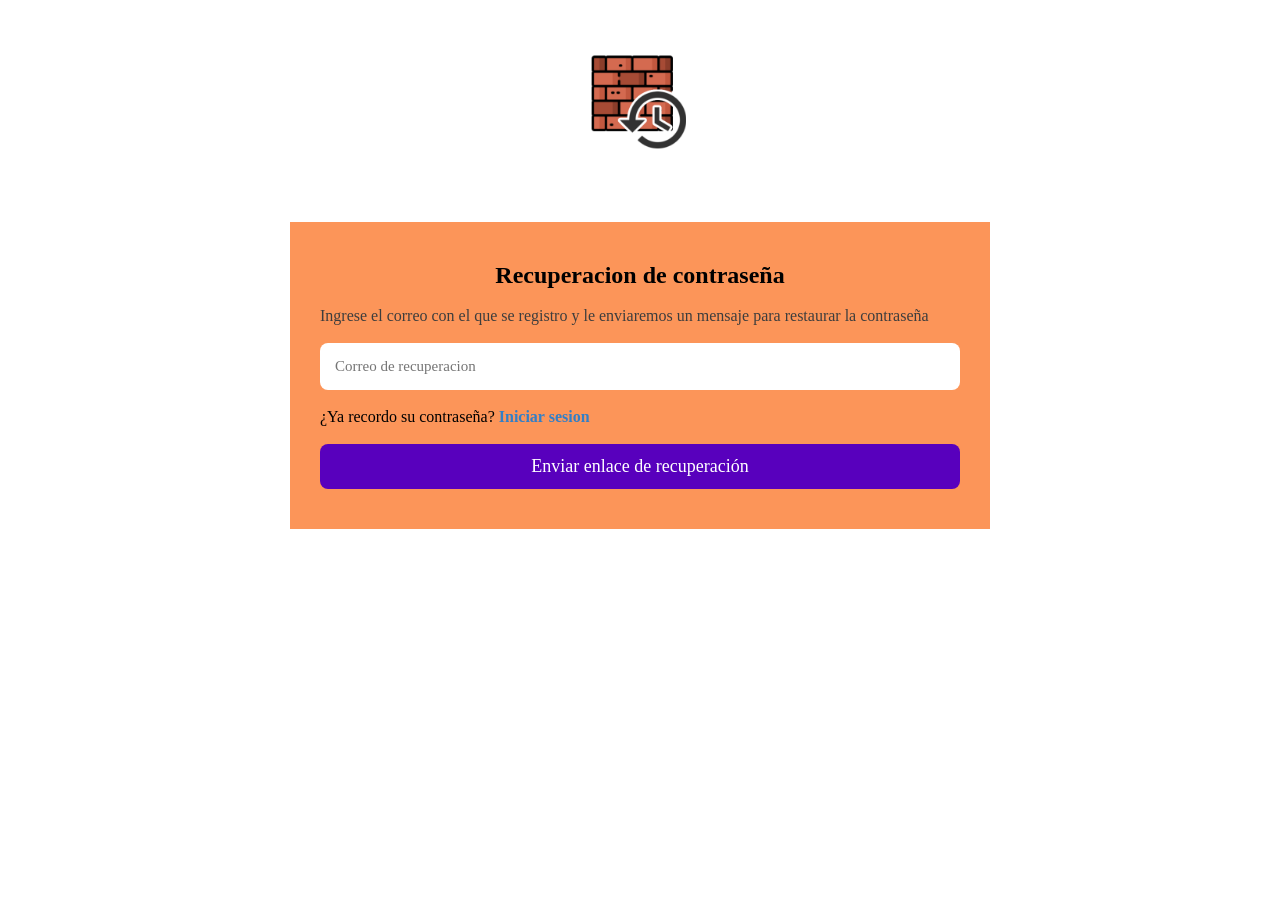
<file: recuperacion.html>
<!DOCTYPE html>
<html lang="es">

<head>
    <meta charset="UTF-8">
    <meta name="viewport" content="width=device-width, initial-scale=1.0, maximum-scale=1.0, minimum-scale=1.0">
    <meta http-equiv="X-UA-Compatible" content="IE=edge">
    <title>Recuperacion</title>
    <meta name="description" content="Recuperacion">
    <meta name="keywords" content="FET, Interfaces, proyecto">
    <meta name="author" content="David Lizcano">
    <link rel="shortcut icon" href="img/iconForget.png">
    <link rel="stylesheet" href="css/style_recuperacion.css">

</head>

<body>
    <header class="icon-imagen">
        <img src="img/iconForget.png" alt="ImagenRecuperacion">
    </header>

    <main class="Contenido-recuperacion">
        <section class="Recovery">
            <form>
                <div id="mensaje-alerta"></div>
                <h1>Recuperacion de contraseña</h1>
                <p style="color: rgb(61, 61, 61);">Ingrese el correo con el que se registro y le enviaremos un mensaje para restaurar la contraseña</p>

                <input type="email" id="email" placeholder="Correo de recuperacion" title="Ingrese un correo electrónico válido" pattern="^[a-zA-Z0-9._%+-]+@[a-zA-Z0-9.-]+\.[a-zA-Z]{2,}$" required>
                
                <p>¿Ya recordo su contraseña? <a href="index.html">Iniciar sesion</a></p>

                <input type="submit" value="Enviar enlace de recuperación" class="btn-enviar">
            </form>
        </section>
    </main>

    <script src="scrips/Script_recuperacion.js"></script>
</body>
</file>
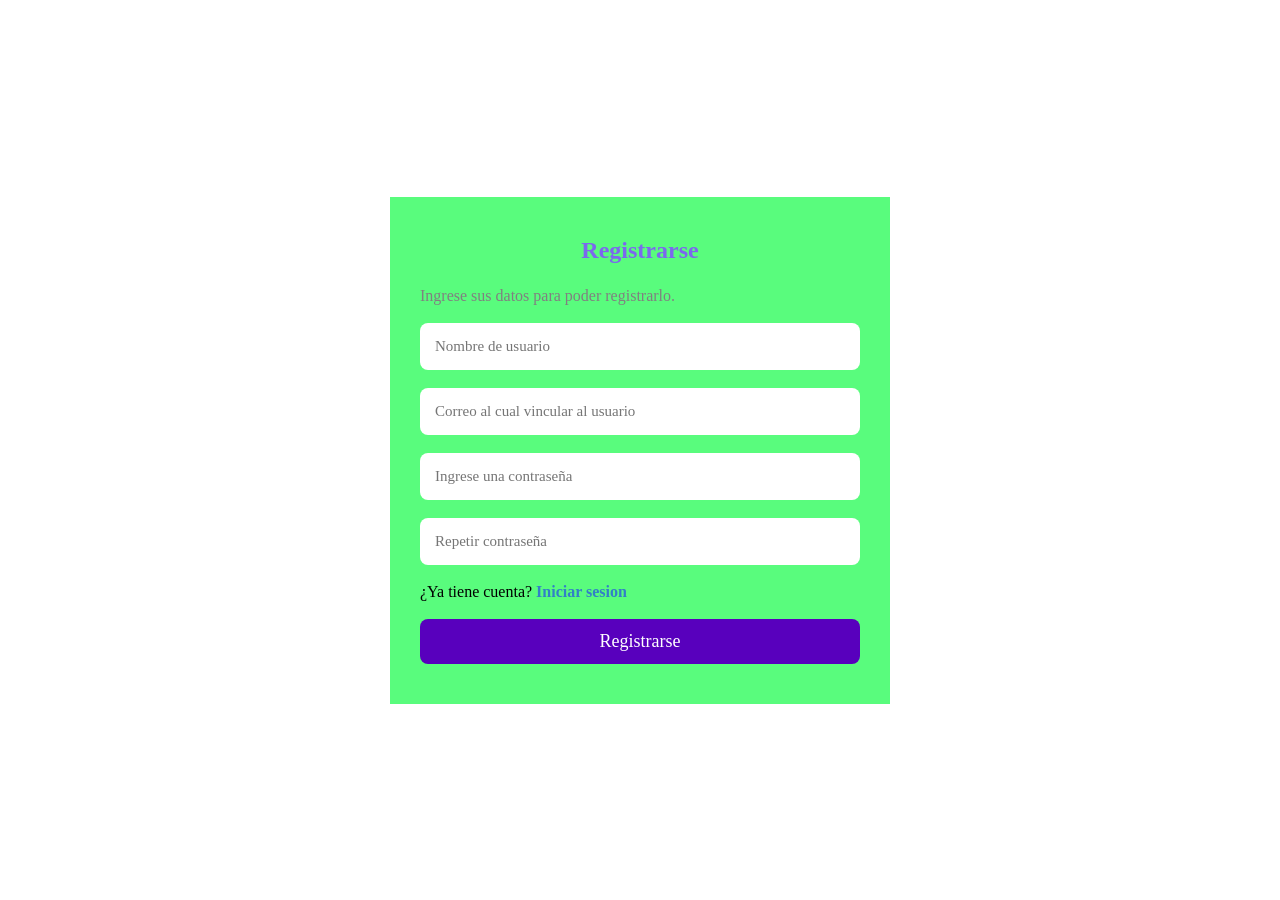
<file: registro.html>
<!DOCTYPE html>
<html lang="es">

<head>
    <meta charset="UTF-8">
    <meta name="viewport" content="width=device-width, initial-scale=1.0, maximum-scale=1.0, minimum-scale=1.0">
    <meta http-equiv="X-UA-Compatible" content="IE=edge">
    <title>Registrarse</title>
    <meta name="description" content="Registrarse">
    <meta name="keywords" content="FET, Interfaces, proyecto">
    <meta name="author" content="David Lizcano">
    <link rel="shortcut icon" href="img/iconRegister.png">
    <link rel="stylesheet" href="css/style_registro.css">

</head>

<body>
    <main class="Contenido-registro">
        <section class="Register">
            <form action="index.html">
                <h1>Registrarse</h1>
                <p style="color: grey;">Ingrese sus datos para poder registrarlo.</p>

                <input type="text" id="nuevo_usuario" placeholder="Nombre de usuario" maxlength="50" minlength="4" title="Ingrese nombre de usuario de 3 a 15 caracteres (solo letras, números o _)" pattern="^[a-zA-Z0-9_]{3,15}$" required>

                <input type="email" id="email" placeholder="Correo al cual vincular al usuario" title="Ingrese un correo electrónico válido" pattern="^[a-zA-Z0-9._%+-]+@[a-zA-Z0-9.-]+\.[a-zA-Z]{2,}$" required>

                <input type="password" id="password" placeholder="Ingrese una contraseña" maxlength="25" minlength="8" title="La contraseña debe tener de 8 a 25 caracteres, incluir mínimo una mayúscula, una minúscula, un número y un carácter especial" pattern="^(?=.*\d)(?=.*[a-z])(?=.*[A-Z])(?=.*[!@#$%^&*(),.?&quot;:{}|<>_+\-=\[\]\\\/])[A-Za-z\d!@#$%^&*(),.?&quot;:{}|<>_+\-=\[\]\\\/]{8,25}$" required>

                <input type="password" id="confirm-password" placeholder="Repetir contraseña" maxlength="25" minlength="8" title="Repita la contraseña exactamente igual" pattern="^(?=.*\d)(?=.*[a-z])(?=.*[A-Z])(?=.*[!@#$%^&*(),.?&quot;:{}|<>_+\-=\[\]\\\/])[A-Za-z\d!@#$%^&*(),.?&quot;:{}|<>_+\-=\[\]\\\/]{8,25}$" required>

                <p>¿Ya tiene cuenta? <a href="index.html">Iniciar sesion</a></p>

                <input type="submit" value="Registrarse" class="btn-enviar">
            </form>
        </section>
    </main>
    <script src="scrips/Script_registro.js"></script>
</body>
</file>
<file: css/style.css>
/*Documento para el stilo de pagina, David Lizcano Andrade*/
*{
    margin: 0;
    padding: 0;
    box-sizing: border-box;
}

.Contenido_Principal{
    display: flex; /*Pone las dos columnas de frente*/
    justify-content: space-around; /*Separar parte rosada del icono de ladrillos*/
    align-items: center; /*Centrar ambos lados veticalmente para que queden alineados*/
    min-height: 100vh; /*Hace que la pantalle ocupe todo el alto del monitor*/
    padding: 40px;
}

.Login{
    background-color: #ffb3b3;
    width: 400px;
    padding: 40px 30px;
    font-family: Bahnschrift;
    font-size: 17px;
}

.titulo_bienvenida{
    background-color: #565252;
    width: 480px;
    padding: 30px 30px;
    text-align: center;
    display: flex;
    justify-content: center;
    align-items: center;
    min-height: 200px;
    font-family: Bahnschrift;
    font-size: 35px;
    color: white;
}

.bienvenida{
    display: flex;
    flex-direction: column;
    align-items: center;
}

form{
    display: flex;
    flex-direction: column;
    gap: 15px;
    max-width: 600px;
    margin: auto;
}

/*INPUTS*/
input{
    font-size: 20px;
    font-family: Bahnschrift;
    padding: 15px;
    border: none;
    border-radius: 8px;
}

.grupo-password{
    position: relative;
    width: 100%;
}

.grupo-password input{
    width: 100%;
    padding-right: 45px;
}

.eye{
    position: absolute;
    right: 14px;
    top: 50%;
    transform: translateY(-50%);
    cursor: pointer;
    font-size: 20px;
}

/*REGISTER & FORGET PASSWORD*/
p a{
    color: #3e92e0;
    text-decoration: none;
    font-weight: bold;
}

p a:hover{
    color: red;
    text-decoration: underline;
}

p a:active{
    color: darkred;
}

/*BOTON*/
.btn{
    font-family: Bahnschrift;
    font-size: 20px;
    border: none;
    border-radius: 8px;
    color: white;
    background-color: #111827;
    padding: 15px;
    cursor: pointer;
}

.btn:hover{
    color: cyan;
    background-color: orangered;
}

.btn:active{
    color: greenyellow;
}

/*ICONO*/
.icon-imagen{
    display: flex;
    justify-content: center;
    align-items: center;
    width: 100%;
}

.icon-imagen img{
    width: 200px;
    height: auto;
    margin-top: 50px;
}
</file>
<file: css/style_CalColumnas.css>
/* Documento para el estilo del calculador de columnas, Angel David Plazas Borda */
* {
    margin: 0;
    padding: 0;
    box-sizing: border-box;
}

body {
    background-color: #ffffff;
    font-family: Bahnschrift, sans-serif;
}

/* barra morada: diseña el encabezado superior con el tono morado de la captura y alinea los elementos en fila */
.barra-morada {
    background-color: #ff941a;
    color: white;
    padding: 15px 30px;
    display: flex;
    align-items: center;
    gap: 15px;
}

/* boton atras: quita la linea inferior del enlace y agranda la flecha para que se pueda pulsar bien */
.btn-atras {
    color: white;
    text-decoration: none;
    font-size: 28px;
    font-weight: bold;
}

.btn-atras:hover{
    color: blue;
}

/* icono encabezado: cambia el tamaño de la imagen de la columna para que quede alineada junto al titulo */
.icono-encabezado {
    width: 45px;
    height: 35px;
    object-fit: contain;
    background-color: white;
    border-radius: 8px;
    padding: 2px;
}

.barra-morada h1 {
    font-size: 24px;
    font-weight: normal;
}

/* contenedor calculo: separa la pantalla en dos columnas usando una rejilla de css grid */
.contenedor-calculo {
    display: grid;
    grid-template-columns: 1fr 1fr;
    gap: 60px;
    padding: 40px;
    max-width: 1200px;
    margin: 0 auto;
}

/* bloques de contenido: configura los titulos de las dos columnas en un tamaño grande y color oscuro */
.bloque-datos h2, .bloque-resultados h2 {
    font-size: 26px;
    color: #111827;
    margin-bottom: 20px;
}

/* etiqueta: controla el espacio de los textos que van arriba de los cuadros de entrada de texto */
.etiqueta {
    display: block;
    margin-top: 15px;
    margin-bottom: 8px;
    color: #374151;
    font-size: 16px;
    font-weight: bold;
}

/* input number: define el tamaño, bordes grises suaves y las esquinas redondeadas de las cajas de texto */
input[type="number"] {
    width: 100%;
    max-width: 350px;
    padding: 10px;
    border: 1px solid #d1d5db;
    border-radius: 6px;
    font-family: Bahnschrift;
    font-size: 16px;
    display: block;
    margin-bottom: 15px;
}

/* btn calcular: estilo del boton morado para procesar los datos, incluye un cambio de color dinamico al pasar el mouse */
.btn-calcular {
    background-color: #ff941a;
    color: white;
    border: none;
    padding: 12px 30px;
    font-family: Bahnschrift;
    font-size: 16px;
    border-radius: 8px;
    cursor: pointer;
    margin-top: 20px;
    transition: background-color 0.2s;
}

.btn-calcular:hover {
    background-color: #ff941a;
}

/* tarjeta gris resultados: aplica un fondo gris claro con esquinas redondeadas pronunciadas para mostrar los datos */
.tarjeta-gris-resultados {
    background-color: #e5e7eb;
    border-radius: 20px;
    padding: 30px;
}

/* titulo morado tabla: texto pequeño de color morado que sirve como encabezado de la lista de materiales */
.titulo-morado-tabla {
    color: #ff941a;
    font-size: 14px;
    font-weight: bold;
    margin-bottom: 20px;
}

/* fila resultado: crea una linea divisoria abajo de cada material y separa el nombre del numero hacia los extremos */
.fila-resultado {
    display: flex;
    justify-content: space-between;
    padding: 15px 0;
    border-bottom: 1px solid #c9cbcf;
    font-size: 16px;
    color: #4b5563;
}

/* last child: remueve la linea divisoria de la ultima fila para que el borde inferior no se vea duplicado */
.fila-resultado:last-child {
    border-bottom: none;
}

.fila-resultado strong {
    color: #111827;
}
</file>
<file: css/style_CalContrapisos.css>
/* Documento para el estilo del calculador de contrapisos, Angel David Plazas Borda */
* {
    margin: 0;
    padding: 0;
    box-sizing: border-box;
}

body {
    background-color: #ffffff;
    font-family: Bahnschrift, sans-serif;
}

/* barra morada: diseña el encabezado superior con el tono morado de la captura y alinea los elementos en fila */
.barra-morada {
    background-color: #31c738;
    color: white;
    padding: 15px 30px;
    display: flex;
    align-items: center;
    gap: 15px;
}

/* boton atras: quita la linea inferior del enlace y agranda la flecha para que se pueda pulsar bien */
.btn-atras {
    color: white;
    text-decoration: none;
    font-size: 28px;
    font-weight: bold;
}

.btn-atras:hover{
    color: blue;
}

/* icono encabezado: cambia el tamaño de la imagen del contrapiso para que quede alineada junto al titulo */
.icono-encabezado {
    width: 45px;
    height: 35px;
    object-fit: contain;
    background-color: white;
    border-radius: 8px;
    padding: 2px;
}

.barra-morada h1 {
    font-size: 24px;
    font-weight: normal;
}

/* contenedor calculo: separa la pantalla en dos columnas usando una rejilla de css grid */
.contenedor-calculo {
    display: grid;
    grid-template-columns: 1fr 1fr;
    gap: 60px;
    padding: 40px;
    max-width: 1200px;
    margin: 0 auto;
}

/* bloques de contenido: configura los titulos de las dos columnas en un tamaño grande y color oscuro */
.bloque-datos h2, .bloque-resultados h2 {
    font-size: 26px;
    color: #111827;
    margin-bottom: 20px;
}

/* etiqueta: controla el espacio de los textos que van arriba de los cuadros de entrada de texto */
.etiqueta {
    display: block;
    margin-top: 15px;
    margin-bottom: 8px;
    color: #374151;
    font-size: 16px;
    font-weight: bold;
}

/* input number: define el tamaño, bordes grises suaves y las esquinas redondeadas de las cajas de texto */
input[type="number"] {
    width: 100%;
    max-width: 350px;
    padding: 10px;
    border: 1px solid #d1d5db;
    border-radius: 6px;
    font-family: Bahnschrift;
    font-size: 16px;
    display: block;
    margin-bottom: 15px;
}

/* btn calcular: estilo del boton morado para procesar los datos, incluye un cambio de color dinamico al pasar el mouse */
.btn-calcular {
    background-color: #31c738;
    color: white;
    border: none;
    padding: 12px 30px;
    font-family: Bahnschrift;
    font-size: 16px;
    border-radius: 8px;
    cursor: pointer;
    margin-top: 20px;
    transition: background-color 0.2s;
}

.btn-calcular:hover {
    background-color: #31c738;
}

/* tarjeta gris resultados: aplica un fondo gris claro con esquinas redondeadas pronunciadas para mostrar los datos */
.tarjeta-gris-resultados {
    background-color: #e5e7eb;
    border-radius: 20px;
    padding: 30px;
}

/* titulo morado tabla: texto pequeño de color morado que sirve como encabezado de la lista de materiales */
.titulo-morado-tabla {
    color: #31c738;
    font-size: 14px;
    font-weight: bold;
    margin-bottom: 20px;
}

/* fila resultado: crea una linea divisoria abajo de cada material y separa el nombre del numero hacia los extremos */
.fila-resultado {
    display: flex;
    justify-content: space-between;
    padding: 15px 0;
    border-bottom: 1px solid #c9cbcf;
    font-size: 16px;
    color: #4b5563;
}

/* last child: remueve la linea divisoria de la ultima fila para que el borde inferior no se vea duplicado */
.fila-resultado:last-child {
    border-bottom: none;
}

.fila-resultado strong {
    color: #111827;
}
</file>
<file: css/style_CalMuro.css>
/* Documento para el estilo del calculador de muros, Mariana Perdomo Gonzalez */
* {
    margin: 0;
    padding: 0;
    box-sizing: border-box;
}

body {
    background-color: #ffffff;
    font-family: Bahnschrift;
}

/* BARRA SUPERIOR: Diseñada con el fondo naranja del boceto, alinea los elementos en fila */
.barra-naranja {
    background-color: #f28b55;
    color: white;
    padding: 15px 30px;
    display: flex;
    align-items: center;
    gap: 15px;
}

/* BOTON ATRAS: Remueve el subrayado del enlace y aumenta su tamaño para facilitar el click */
.btn-atras {
    color: white;
    text-decoration: none;
    font-size: 28px;
    font-weight: bold;
}

.btn-atras:hover{
    color: blue;
}

/* ICONO EN ENCABEZADO: Ajusta la imagen del ladrillo a una escala proporcional con el texto */
.icono-encabezado {
    width: 35px;
    height: 35px;
    object-fit: contain;
}

.barra-naranja h1 {
    font-size: 24px;
    font-weight: normal;
}

/* CONTENEDOR PRINCIPAL: Divide la pantalla en dos columnas iguales usando CSS Grid */
.contenedor-calculo {
    display: grid;
    grid-template-columns: 1fr 1fr;
    gap: 60px;
    padding: 40px;
    max-width: 1200px;
    margin: 0 auto;
}

/* BLOQUES DE CONTENIDO: Configuran los titulos h2 principales en color negro */
.bloque-datos h2, .bloque-resultados h2 {
    font-size: 26px;
    color: #111827;
    margin-bottom: 20px;
}

/* PARAMETROS DE FORMULARIO: Controlan el espacio y grosor de los textos indicativos */
.etiqueta {
    display: block;
    margin-top: 15px;
    margin-bottom: 8px;
    color: #374151;
    font-size: 16px;
}

/* GRUPO RADIO: Organiza las opciones de espesor de forma vertical con separacion interna */
.grupo-radio {
    margin-bottom: 20px;
}

.grupo-radio label {
    display: block;
    margin-bottom: 10px;
    cursor: pointer;
    font-size: 16px;
}

/* ENTRADAS DE TEXTO: Cajas con bordes redondeados y delgados como se observa en la guia */
input[type="number"] {
    width: 200px;
    padding: 10px;
    border: 1px solid #d1d5db;
    border-radius: 6px;
    font-family: Bahnschrift;
    font-size: 16px;
    display: block;
    margin-bottom: 20px;
}

/* BOTON CALCULAR: Boton naranja que cubre el ancho deseado y cambia de color al pasar el cursor */
.btn-calcular {
    background-color: #f28b55;
    color: white;
    border: none;
    padding: 12px 30px;
    font-family: Bahnschrift;
    font-size: 16px;
    border-radius: 8px;
    cursor: pointer;
    margin-top: 20px;
    transition: background-color 0.2s;
}

.btn-calcular:hover {
    background-color: #e07a44;
}

/* CUADRO GRIS DE RESULTADOS: Aplica esquinas redondeadas pronunciadas y un fondo tenue */
.tarjeta-gris-resultados {
    background-color: #e5e7eb;
    border-radius: 20px;
    padding: 30px;
}

/* TITULO INTERNO: Texto pequeño en tono naranja que encabeza la matriz de datos */
.titulo-naranja-tabla {
    color: #f28b55;
    font-size: 14px;
    margin-bottom: 20px;
}

/* FILAS DE RESULTADOS: Separa los conceptos de los numeros y genera una linea divisoria gris */
.fila-resultado {
    display: flex;
    justify-content: space-between;
    padding: 15px 0;
    border-bottom: 1px solid #d1d5db;
    font-size: 16px;
    color: #4b5563;
}

/* Ultima fila sin borde inferior para mantener la armonia visual */
.fila-resultado:last-child {
    border-bottom: none;
}

.fila-resultado strong {
    color: #111827;
}
</file>
<file: css/style_CalPintura.css>
/* Documento para el estilo del calculador de pintura, Angel David Plazas Borda */
* {
    margin: 0;
    padding: 0;
    box-sizing: border-box;
}

body {
    background-color: #ffffff;
    font-family: Bahnschrift, sans-serif;
}

/* barra morada: diseña el encabezado superior con el tono morado de la captura y alinea los elementos en fila */
.barra-morada {
    background-color: #12f3e0;
    color: white;
    padding: 15px 30px;
    display: flex;
    align-items: center;
    gap: 15px;
}

/* boton atras: quita la linea inferior del enlace y agranda la flecha para que se pueda pulsar bien */
.btn-atras {
    color: white;
    text-decoration: none;
    font-size: 28px;
    font-weight: bold;
}

.btn-atras:hover{
    color: blue;
}

/* icono encabezado: cambia el tamaño de la imagen de la pintura para que quede alineada junto al titulo */
.icono-encabezado {
    width: 45px;
    height: 35px;
    object-fit: contain;
    background-color: white;
    border-radius: 8px;
    padding: 2px;
}

.barra-morada h1 {
    font-size: 24px;
    font-weight: normal;
}

/* contenedor calculo: separa la pantalla en dos columnas usando una rejilla de css grid */
.contenedor-calculo {
    display: grid;
    grid-template-columns: 1fr 1fr;
    gap: 60px;
    padding: 40px;
    max-width: 1200px;
    margin: 0 auto;
}

/* bloques de contenido: configura los titulos de las dos columnas en un tamaño grande y color oscuro */
.bloque-datos h2, .bloque-resultados h2 {
    font-size: 26px;
    color: #111827;
    margin-bottom: 20px;
}

/* etiqueta: controla el espacio de los textos que van arriba de los cuadros de entrada de texto */
.etiqueta {
    display: block;
    margin-top: 15px;
    margin-bottom: 8px;
    color: #374151;
    font-size: 16px;
    font-weight: bold;
}

/* input number: define el tamaño, bordes grises suaves y las esquinas redondeadas de las cajas de texto */
input[type="number"] {
    width: 100%;
    max-width: 350px;
    padding: 10px;
    border: 1px solid #d1d5db;
    border-radius: 6px;
    font-family: Bahnschrift;
    font-size: 16px;
    display: block;
    margin-bottom: 15px;
}

/* btn calcular: estilo del boton morado para procesar los datos, incluye un cambio de color dinamico al pasar el mouse */
.btn-calcular {
    background-color: #11d4e2;
    color: white;
    border: none;
    padding: 12px 30px;
    font-family: Bahnschrift;
    font-size: 16px;
    border-radius: 8px;
    cursor: pointer;
    margin-top: 20px;
    transition: background-color 0.2s;
}

.btn-calcular:hover {
    background-color: #0ec9f8;
}

/* tarjeta gris resultados: aplica un fondo gris claro con esquinas redondeadas pronunciadas para mostrar los datos */
.tarjeta-gris-resultados {
    background-color: #e5e7eb;
    border-radius: 20px;
    padding: 30px;
}

/* titulo morado tabla: texto pequeño de color morado que sirve como encabezado de la lista de materiales */
.titulo-morado-tabla {
    color: #08d2e0;
    font-size: 14px;
    font-weight: bold;
    margin-bottom: 20px;
}

/* fila resultado: crea una linea divisoria abajo de cada material y separa el nombre del numero hacia los extremos */
.fila-resultado {
    display: flex;
    justify-content: space-between;
    padding: 15px 0;
    border-bottom: 1px solid #c9cbcf;
    font-size: 16px;
    color: #4b5563;
}

/* last child: remueve la linea divisoria de la ultima fila para que el borde inferior no se vea duplicado */
.fila-resultado:last-child {
    border-bottom: none;
}

.fila-resultado strong {
    color: #111827;
}
</file>
<file: css/style_CalPisos.css>
/* Documento para el estilo del calculador de pisos, Mariana Perdomo Gonzalez */
* {
    margin: 0;
    padding: 0;
    box-sizing: border-box;
}

body {
    background-color: #ffffff;
    font-family: Bahnschrift, sans-serif;
}

/* barra morada: diseña el encabezado superior con el tono morado de la captura y alinea los elementos en fila */
.barra-morada {
    background-color: #b000b0;
    color: white;
    padding: 15px 30px;
    display: flex;
    align-items: center;
    gap: 15px;
}

/* boton atras: quita la linea inferior del enlace y agranda la flecha para que se pueda pulsar bien */
.btn-atras {
    color: white;
    text-decoration: none;
    font-size: 28px;
    font-weight: bold;
}

.btn-atras:hover{
    color: blue;
}

/* icono encabezado: cambia el tamaño de la imagen del piso para que quede alineada junto al titulo */
.icono-encabezado {
    width: 45px;
    height: 35px;
    object-fit: contain;
    background-color: white;
    border-radius: 8px;
    padding: 2px;
}

.barra-morada h1 {
    font-size: 24px;
    font-weight: normal;
}

/* contenedor calculo: separa la pantalla en dos columnas iguales usando una rejilla de css grid */
.contenedor-calculo {
    display: grid;
    grid-template-columns: 1fr 1fr;
    gap: 60px;
    padding: 40px;
    max-width: 1200px;
    margin: 0 auto;
}

/* bloques de contenido: configura los titulos de las dos columnas en un tamaño grande y color oscuro */
.bloque-datos h2, .bloque-resultados h2 {
    font-size: 26px;
    color: #111827;
    margin-bottom: 20px;
}

/* etiqueta: controla el espacio de los textos que van arriba de los cuadros de entrada de texto */
.etiqueta {
    display: block;
    margin-top: 15px;
    margin-bottom: 8px;
    color: #374151;
    font-size: 16px;
    font-weight: bold;
}

/* input number: define el tamaño, bordes grises suaves y las esquinas redondeadas de las cajas de texto */
input[type="number"] {
    width: 100%;
    max-width: 350px;
    padding: 10px;
    border: 1px solid #d1d5db;
    border-radius: 6px;
    font-family: Bahnschrift;
    font-size: 16px;
    display: block;
    margin-bottom: 20px;
}

/* btn calcular: estilo del boton morado para procesar los datos, incluye un cambio de color dinamico al pasar el mouse */
.btn-calcular {
    background-color: #b000b0;
    color: white;
    border: none;
    padding: 12px 30px;
    font-family: Bahnschrift;
    font-size: 16px;
    border-radius: 8px;
    cursor: pointer;
    margin-top: 20px;
    transition: background-color 0.2s;
}

.btn-calcular:hover {
    background-color: #880088;
}

/* tarjeta gris resultados: aplica un fondo gris claro con esquinas redondeadas pronunciadas para mostrar los datos */
.tarjeta-gris-resultados {
    background-color: #e5e7eb;
    border-radius: 20px;
    padding: 30px;
}

/* titulo morado tabla: texto pequeño de color morado que sirve como encabezado de la lista de materiales */
.titulo-morado-tabla {
    color: #b000b0;
    font-size: 14px;
    font-weight: bold;
    margin-bottom: 20px;
}

/* fila resultado: crea una linea divisoria abajo de cada material y separa el nombre del numero hacia los extremos */
.fila-resultado {
    display: flex;
    justify-content: space-between;
    padding: 15px 0;
    border-bottom: 1px solid #c9cbcf;
    font-size: 16px;
    color: #4b5563;
}

/* last child: remueve la linea divisoria de la ultima fila para que el borde inferior no se vea duplicado */
.fila-resultado:last-child {
    border-bottom: none;
}

.fila-resultado strong {
    color: #111827;
}
</file>
<file: css/style_CalTecho.css>
/* Documento para el estilo del calculador de techos, David Lizcano Andrade */
* {
    margin: 0;
    padding: 0;
    box-sizing: border-box;
}

body {
    background-color: #ffffff;
    font-family: Bahnschrift, sans-serif;
}

/* barra azul: diseña el encabezado superior con el tono azul de la captura y alinea los elementos en fila */
.barra-azul {
    background-color: #007ba4;
    color: white;
    padding: 15px 30px;
    display: flex;
    align-items: center;
    gap: 15px;
}

/* boton atras: quita la linea inferior del enlace y agranda la flecha para que se pueda pulsar bien */
.btn-atras {
    color: white;
    text-decoration: none;
    font-size: 28px;
    font-weight: bold;
}

.btn-atras:hover {
    color: blue;
}

/* icono encabezado: cambia el tamaño de la imagen del techo para que quede alineada junto al titulo */
.icono-encabezado {
    width: 45px;
    height: 35px;
    object-fit: contain;
    background-color: white;
    border-radius: 8px;
    padding: 2px;
}

.barra-azul h1 {
    font-size: 24px;
    font-weight: normal;
}

/* contenedor calculo: separa la pantalla en dos columnas iguales usando una rejilla de css grid */
.contenedor-calculo {
    display: grid;
    grid-template-columns: 1fr 1fr;
    gap: 60px;
    padding: 40px;
    max-width: 1200px;
    margin: 0 auto;
}

/* bloques de contenido: configura los titulos de las dos columnas en un tamaño grande y color oscuro */
.bloque-datos h2, .bloque-resultados h2 {
    font-size: 26px;
    color: #111827;
    margin-bottom: 20px;
}

/* etiqueta: controla el espacio de los textos que van arriba de los cuadros de entrada de texto */
.etiqueta {
    display: block;
    margin-top: 15px;
    margin-bottom: 8px;
    color: #374151;
    font-size: 16px;
    font-weight: bold;
}

/* input number: define el tamaño, bordes grises suaves y las esquinas redondeadas de las cajas de texto */
input[type="number"] {
    width: 100%;
    max-width: 350px;
    padding: 10px;
    border: 1px solid #d1d5db;
    border-radius: 6px;
    font-family: Bahnschrift;
    font-size: 16px;
    display: block;
    margin-bottom: 20px;
}

/* btn calcular: estilo del boton azul para procesar los datos, incluye un cambio de color dinamico al pasar el mouse */
.btn-calcular {
    background-color: #007ba4;
    color: white;
    border: none;
    padding: 12px 30px;
    font-family: Bahnschrift;
    font-size: 16px;
    border-radius: 8px;
    cursor: pointer;
    margin-top: 20px;
    transition: background-color 0.2s;
}

.btn-calcular:hover {
    background-color: #005f80;
}

/* tarjeta gris resultados: aplica un fondo gris claro con esquinas redondeadas pronunciadas para mostrar los datos */
.tarjeta-gris-resultados {
    background-color: #e5e7eb;
    border-radius: 20px;
    padding: 30px;
}

/* titulo azul tabla: texto pequeño de color azul oscuro que sirve como encabezado de la lista de materiales */
.titulo-azul-tabla {
    color: #007ba4;
    font-size: 14px;
    font-weight: bold;
    margin-bottom: 20px;
}

/* fila resultado: crea una linea divisoria abajo de cada material y separa el nombre del numero hacia los extremos */
.fila-resultado {
    display: flex;
    justify-content: space-between;
    padding: 15px 0;
    border-bottom: 1px solid #c9cbcf;
    font-size: 16px;
    color: #4b5563;
}

/* last child: remueve la linea divisoria de la ultima fila para que el borde inferior no se vea duplicado */
.fila-resultado:last-child {
    border-bottom: none;
}

.fila-resultado strong {
    color: #111827;
}
</file>
<file: css/style_CalViga.css>
/* Documento para el estilo del calculador de vigas, Mariana Perdomo Gonzalez */
* {
    margin: 0;
    padding: 0;
    box-sizing: border-box;
}

body {
    background-color: #ffffff;
    font-family: Bahnschrift, sans-serif;
}

/* barra cafe: define el color de fondo marron para el encabezado superior y ordena los elementos en linea horizontal */
.barra-cafe {
    background-color: #9c8470;
    color: white;
    padding: 15px 30px;
    display: flex;
    align-items: center;
    gap: 15px;
}

/* boton atras: elimina la decoracion del link y aumenta su tamaño para facilitar la navegacion de regreso */
.btn-atras {
    color: white;
    text-decoration: none;
    font-size: 28px;
    font-weight: bold;
}

.btn-atras:hover {
    color: blue;
}

/* icono encabezado: ajusta la proporcion visual de la imagen de la viga al lado del titulo principal */
.icono-encabezado {
    width: 45px;
    height: 35px;
    object-fit: contain;
    background-color: white;
    border-radius: 8px;
    padding: 2px;
}

.barra-cafe h1 {
    font-size: 24px;
    font-weight: normal;
}

/* contenedor calculo: utiliza css grid para generar una distribucion limpia de dos columnas en pantallas anchas */
.contenedor-calculo {
    display: grid;
    grid-template-columns: 1fr 1fr;
    gap: 60px;
    padding: 40px;
    max-width: 1200px;
    margin: 0 auto;
}

/* bloques de contenido: asigna tamaños estables a los rotulos de datos de entrada y de salida */
.bloque-datos h2, .bloque-resultados h2 {
    font-size: 26px;
    color: #111827;
    margin-bottom: 20px;
}

/* etiqueta: genera un bloque de texto espaciado y destacado justo encima de la caja de captura numerica */
.etiqueta {
    display: block;
    margin-top: 15px;
    margin-bottom: 12px;
    color: #374151;
    font-size: 16px;
    font-weight: bold;
}

/* input number: define el ancho maximo, contornos grises delicados y fuente homogenea para el campo de texto */
input[type="number"] {
    width: 100%;
    max-width: 350px;
    padding: 10px;
    border: 1px solid #d1d5db;
    border-radius: 6px;
    font-family: Bahnschrift;
    font-size: 16px;
    display: block;
    margin-bottom: 20px;
}

/* btn calcular: boton de ejecucion en tono marron con transicion suavizada al posicionar el puntero del mouse */
.btn-calcular {
    background-color: #9c8470;
    color: white;
    border: none;
    padding: 12px 30px;
    font-family: Bahnschrift;
    font-size: 16px;
    border-radius: 8px;
    cursor: pointer;
    margin-top: 20px;
    transition: background-color 0.2s;
}

.btn-calcular:hover {
    background-color: #7e6754;
}

/* tarjeta gris resultados: genera el contenedor de fondo gris con esquinas curvas amplias para la visualizacion de datos */
.tarjeta-gris-resultados {
    background-color: #e5e7eb;
    border-radius: 20px;
    padding: 30px;
}

/* titulo cafe tabla: etiqueta informativa de tamaño reducido en color marron que introduce la lista final */
.titulo-cafe-tabla {
    color: #9c8470;
    font-size: 14px;
    font-weight: bold;
    margin-bottom: 20px;
}

/* fila resultado: genera lineas horizontales de separacion intermedia y distribuye los textos a los extremos del bloque */
.fila-resultado {
    display: flex;
    justify-content: space-between;
    padding: 15px 0;
    border-bottom: 1px solid #c9cbcf;
    font-size: 16px;
    color: #4b5563;
}

/* last child: desactiva el filete divisorio de la ultima fila evitando duplicaciones visuales molestas */
.fila-resultado:last-child {
    border-bottom: none;
}

.fila-resultado strong {
    color: #111827;
}
</file>
<file: css/style_menu.css>
/*Documento para el stilo de pagina, David Lizcano Andrade*/
* {
    margin: 0;
    padding: 0;
    box-sizing: border-box;
}

/*BARRA SUPERIOR*/
.barra-superior{
    background-color: #5c4033;
    color: white;
    padding: 15px 40px;
    display: flex;
    justify-content: space-between;
    align-items: center;
    font-family: Bahnschrift;
    font-size: 22px;
}

.icon-user{
    font-size: 30px;
    background-color: #795548;
    border-radius: 50%;
    display: flex;
    justify-content: center;
    align-items: center;
}

.panel-principal{
    background-color: #f3f4f6;
    min-height: calc(100vh - 60px); /*Ocupar el resto de pantalla evitando el header*/
    padding: 40px;
    font-family: Bahnschrift;
}

.encabezado-menu{
    margin-bottom: 30px;
}

.encabezado-menu h1{
    color: #111827;
    margin-bottom: 5px;
}

.contenedor-gris{
    background-color: #d1d5db;
    padding: 30px;
    border-radius: 12px;
    max-width: 1100px; /*Limitacion del contenedor*/
    margin: 0 auto;
}



.menu-opciones{
    display: grid; /* Crea columnas*/
    grid-template-columns: 1fr 1fr;
    gap: 20px; /*Recordatorio para mi esta ayuda separa lijeramente*/
    max-width: 1000px; /*Evitar que se evite de forma extraña*/
}

/*Estilo para todas las tarjetas*/
.tarjeta-opcion{
    background-color: white;
    text-decoration: none;
    color: #111827;
    padding: 20px;
    border-radius: 12px;
    display:flex;
    align-items: center;
    gap: 15px;
    box-shadow: 0 4px 6px rgba(0, 0, 0, 0.05); /*una sombra epica*/
    transition: transform 0.2s; /*un movimiento suave pa que se ve bonito*/
}

.icono-tarjeta{
    width: 60px;
    height: 60px;
    object-fit: contain;
    flex-shrink: 0; /*evitar que el icono aplaste el texto*/

}

/*Mas efectos*/

/*Efecto para la tarjeta se levante un poco*/
.tarjeta-opcion:hover{
    transform: translateY(-3px); /*Este es el efecto que hace que hace que se levante*/
    box-shadow: 0 6px 12px rgba(0, 0, 0, 0.1)
}

/*El texto interno de la tarjeta ocupará todo el espacio para empujar la flecha*/
.texto-tarjeta{
    flex-grow: 1;
}

.texto-tarjeta p{
    color: gray;
    font-size: 14px;
}

.flecha {
    color: #9ca3af;
    font-size: 18px;

}
</file>
<file: css/style_recuperacion.css>
/*Documento para el stilo de pagina, David Lizcano Andrade*/
*{
    margin: 0;
    padding: 0;
    box-sizing: border-box;
}

.icon-imagen{
    display: flex;
    justify-content: center;
    align-items: center;
    width: 100%;
}

.icon-imagen img{
    width: 100px;
    height: auto;
    margin-top: 50px;
}

.Contenido-recuperacion{
    display: flex;
    justify-content: center;
    align-items: center;
    min-height: 50vh;
    padding: 40px;
}

.Recovery{
    background-color: #fc9559;
    width: 700px;
    padding: 40px 30px;
    font-family: Bahnschrift;
    font-size: 16px;
}

#mensaje-alerta {
    font-weight: Bahnschrift;
    margin-bottom: 15px;
    display: none;
    text-align: center;
}

form{
    display: flex;
    flex-direction: column;
    gap: 18px;
    max-width: 1000px;
    margin: auto;
}

form h1{
    text-align: center;
}

input{
    font-size: 15px;
    font-family: Bahnschrift;
    padding: 15px;
    border: none;
    border-radius: 8px;
}

/*LOGIN*/
p a{
    color: #327fc7;
    text-decoration: none;
    font-weight: bold;
}

p a:hover{
    color: red;
    text-decoration: underline;
}

p a:active{
    color: darkred;
}

/*BOTON*/
.btn-enviar{
    font-family: Bahnschrift;
    font-size: 18px;
    border: none;
    border-radius: 8px;
    color: white;
    background-color: #5800bd;
    padding: 12px;
    cursor: pointer;
}

.btn-enviar:hover{
    color: rgb(255, 0, 200);
    background-color: aquamarine;
}

.btn-enviar:active{
    color: rgb(38, 194, 32);
}
</file>
<file: css/style_registro.css>
/*Documento para el stilo de pagina, David Lizcano Andrade*/
*{
    margin: 0;
    padding: 0;
    box-sizing: border-box;
}

.Contenido-registro{
    display: flex;
    justify-content: center;
    align-items: center;
    min-height: 100vh;
    padding: 40px;
}

.Register{
    background-color: #59fc7d;
    width: 500px;
    padding: 40px 30px;
    font-family: Bahnschrift;
    font-size: 16px;
}

form{
    display: flex;
    flex-direction: column;
    gap: 18px;
    max-width: 1000px;
    margin: auto;
}

form h1{
    text-align: center;
    color: mediumslateblue;
    margin-bottom: 5px;
}

/*INPUTS*/
input{
    font-size: 15px;
    font-family: Bahnschrift;
    padding: 15px;
    border: none;
    border-radius: 8px;
    width: 100%;
}

/*LOGIN*/
p a{
    color: #327fc7;
    text-decoration: none;
    font-weight: bold;
}

p a:hover{
    color: red;
    text-decoration: underline;
}

p a:active{
    color: darkred;
}

/*BOTON*/
.btn-enviar{
    font-family: Bahnschrift;
    font-size: 18px;
    border: none;
    border-radius: 8px;
    color: white;
    background-color: #5800bd;
    padding: 12px;
    cursor: pointer;
    width: 100%;
}

.btn-enviar:hover{
    color: rgb(255, 123, 0);
    background-color: blueviolet;
}

.btn-enviar:active{
    color: rgb(112, 19, 19);
}
</file>
